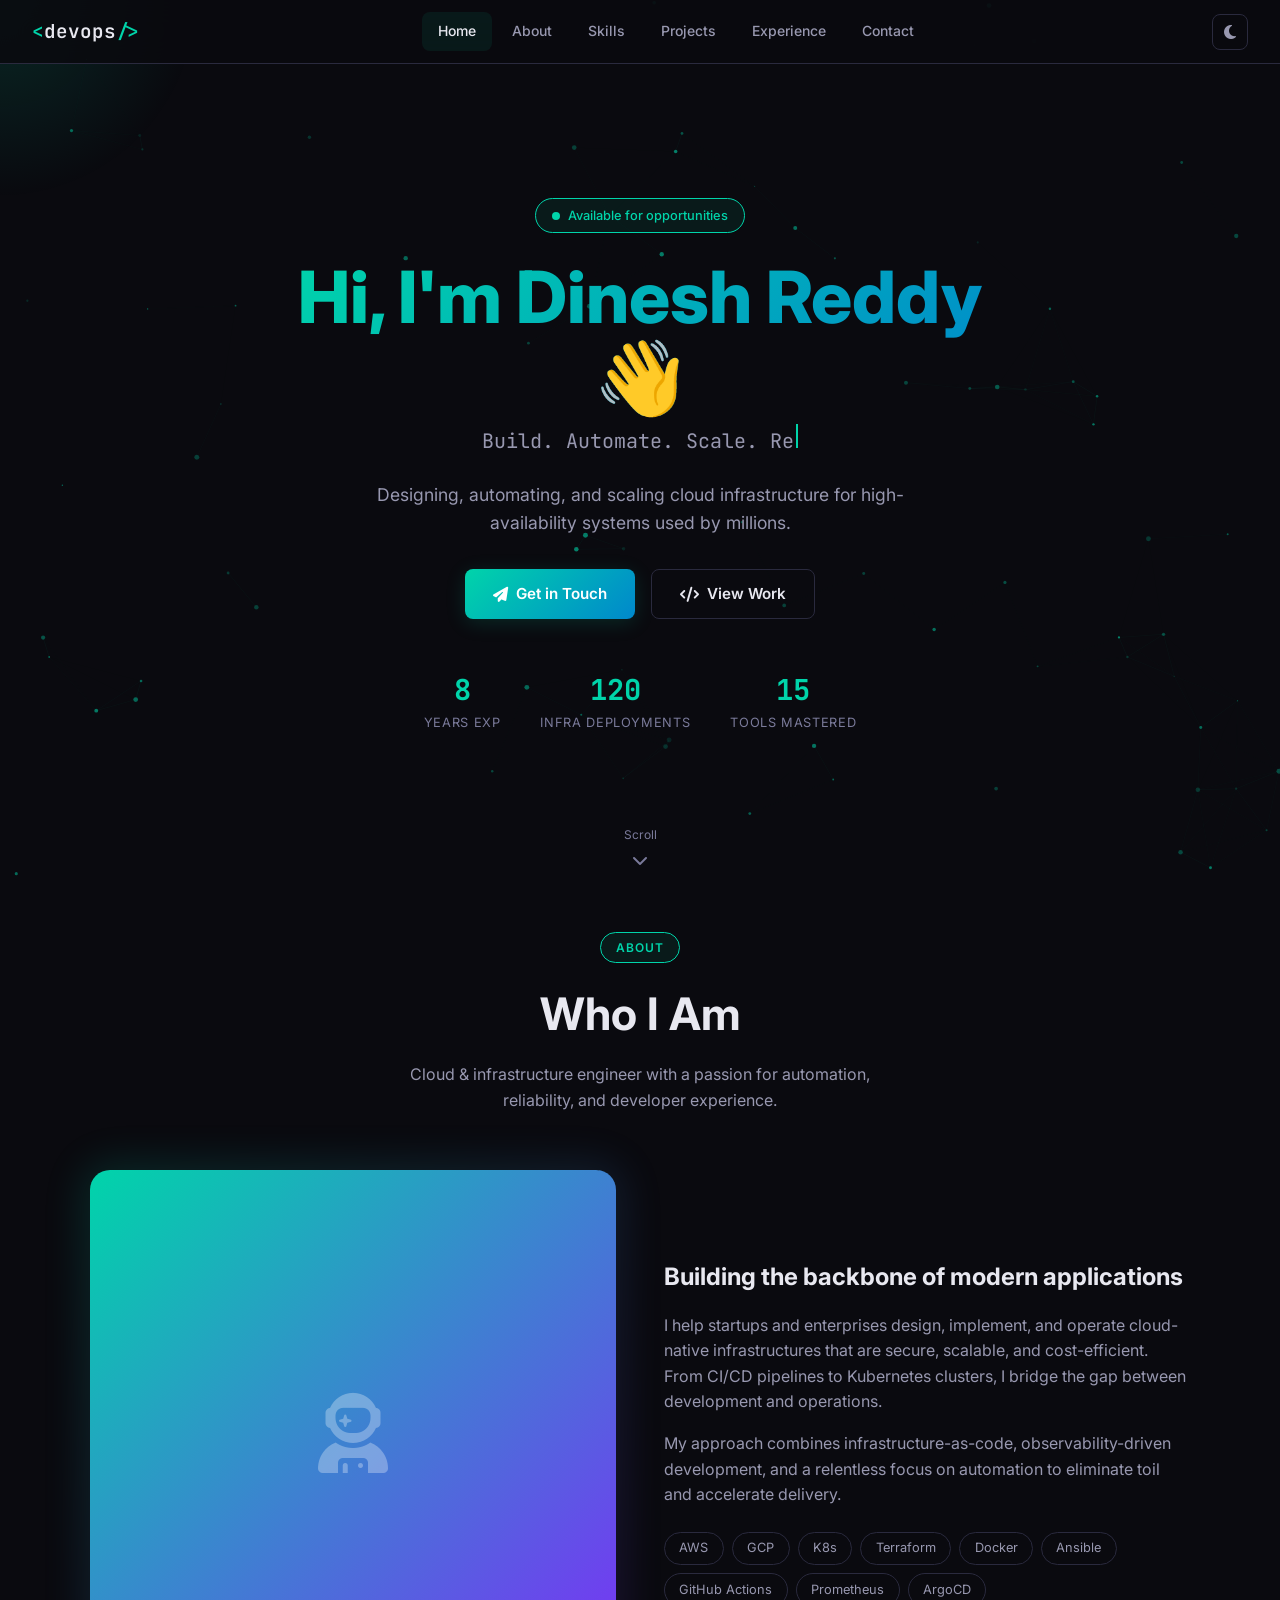
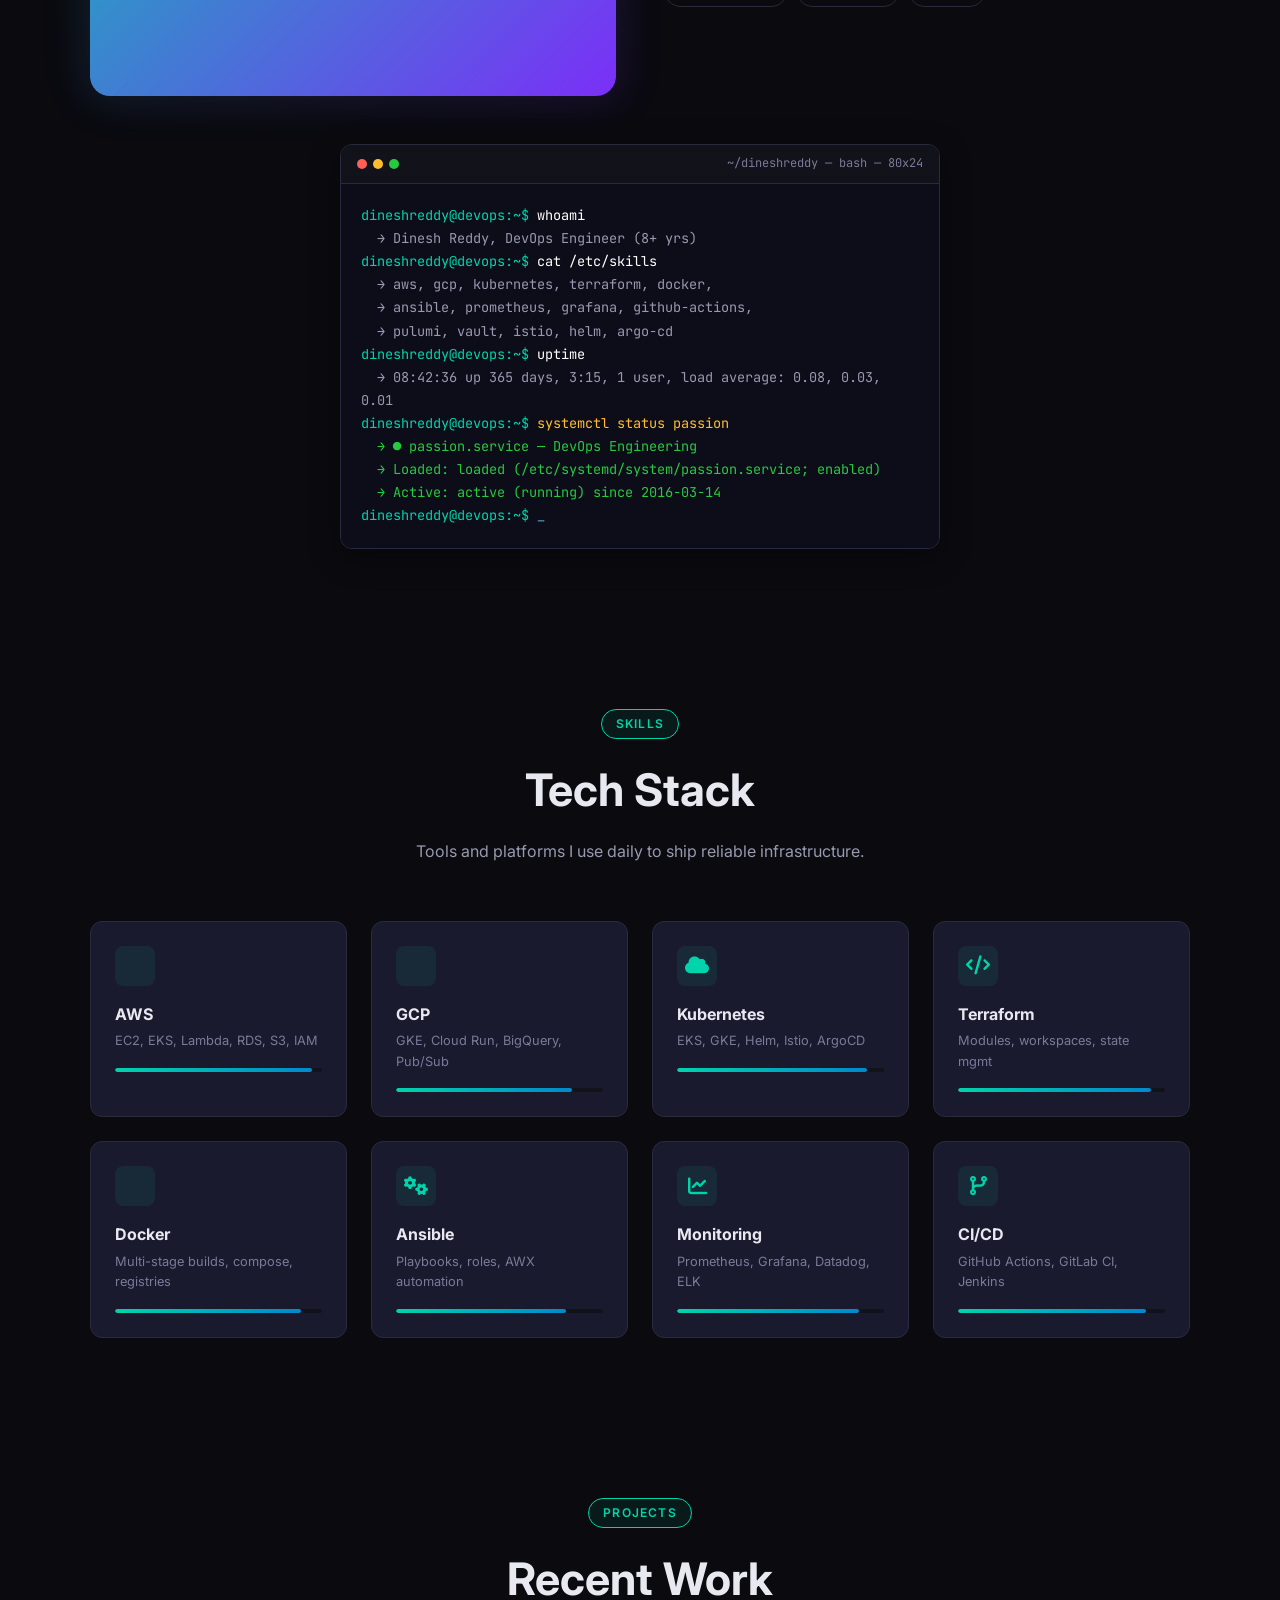
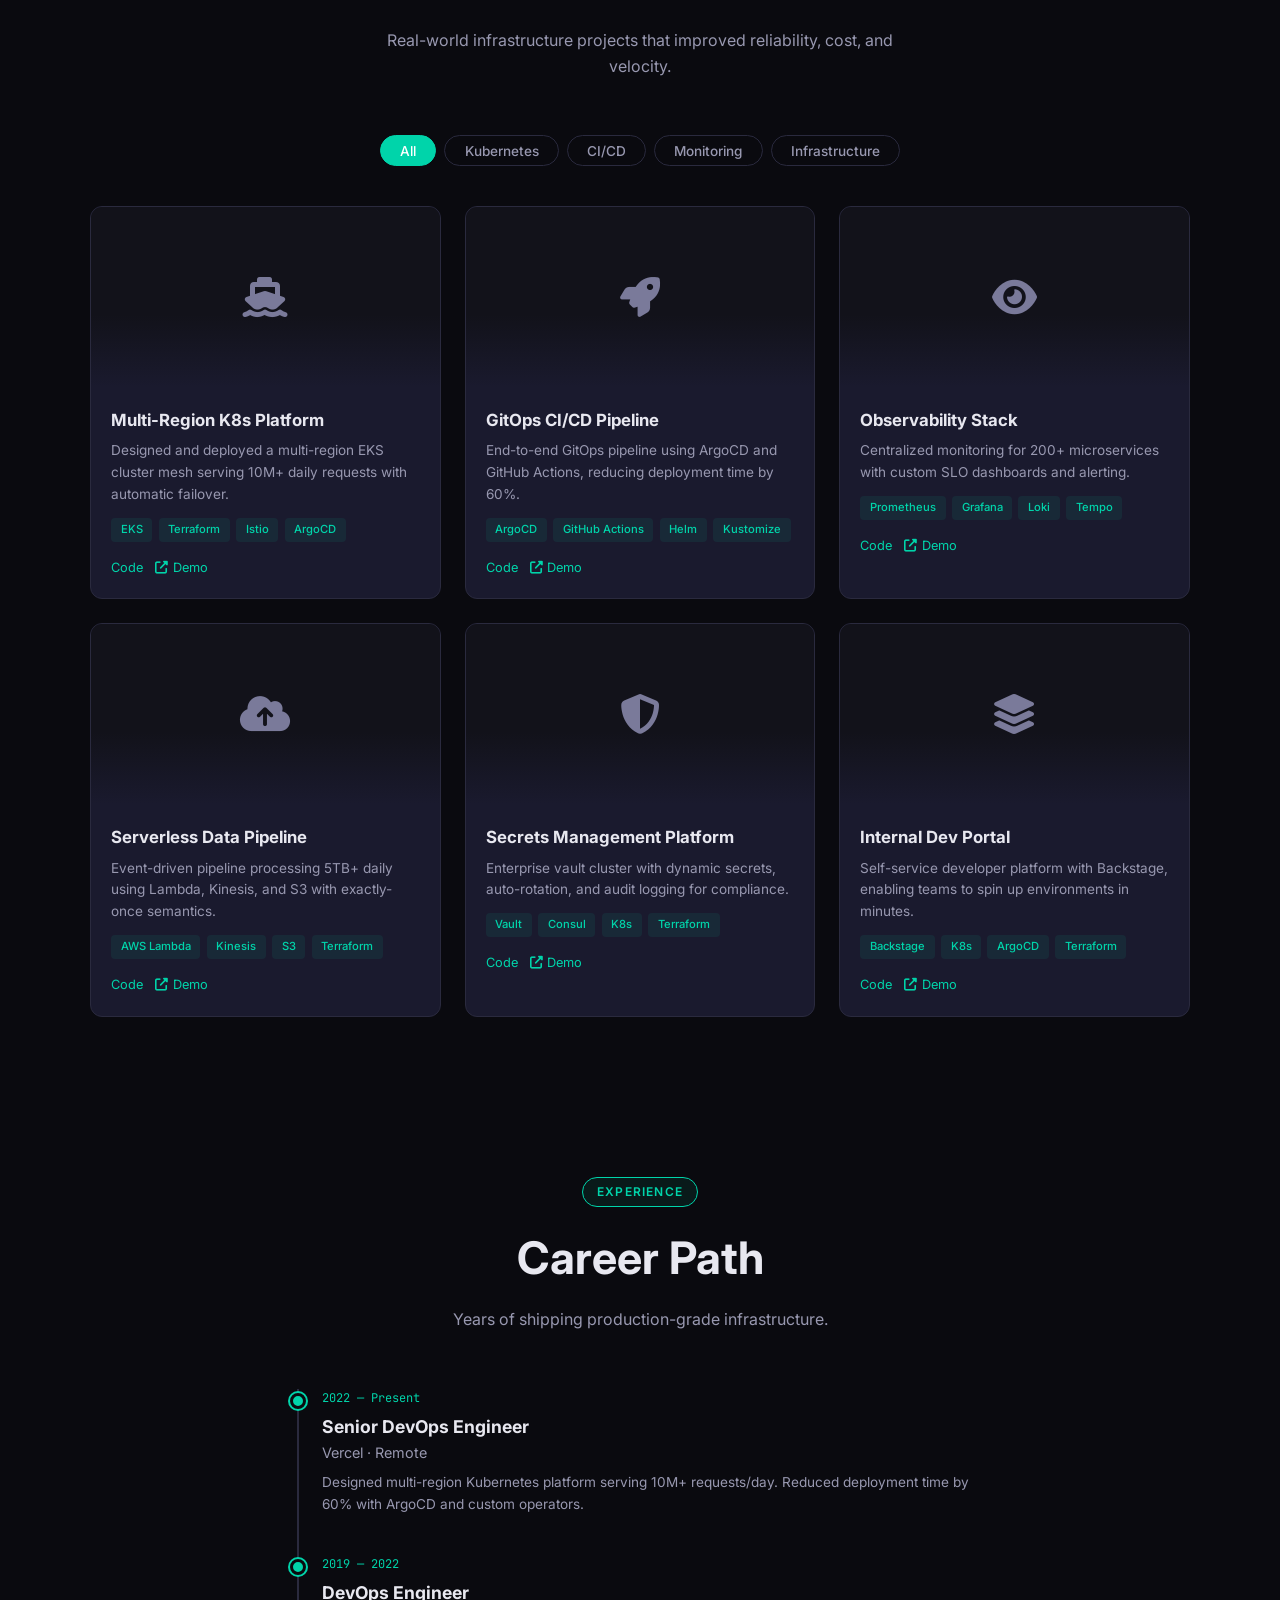
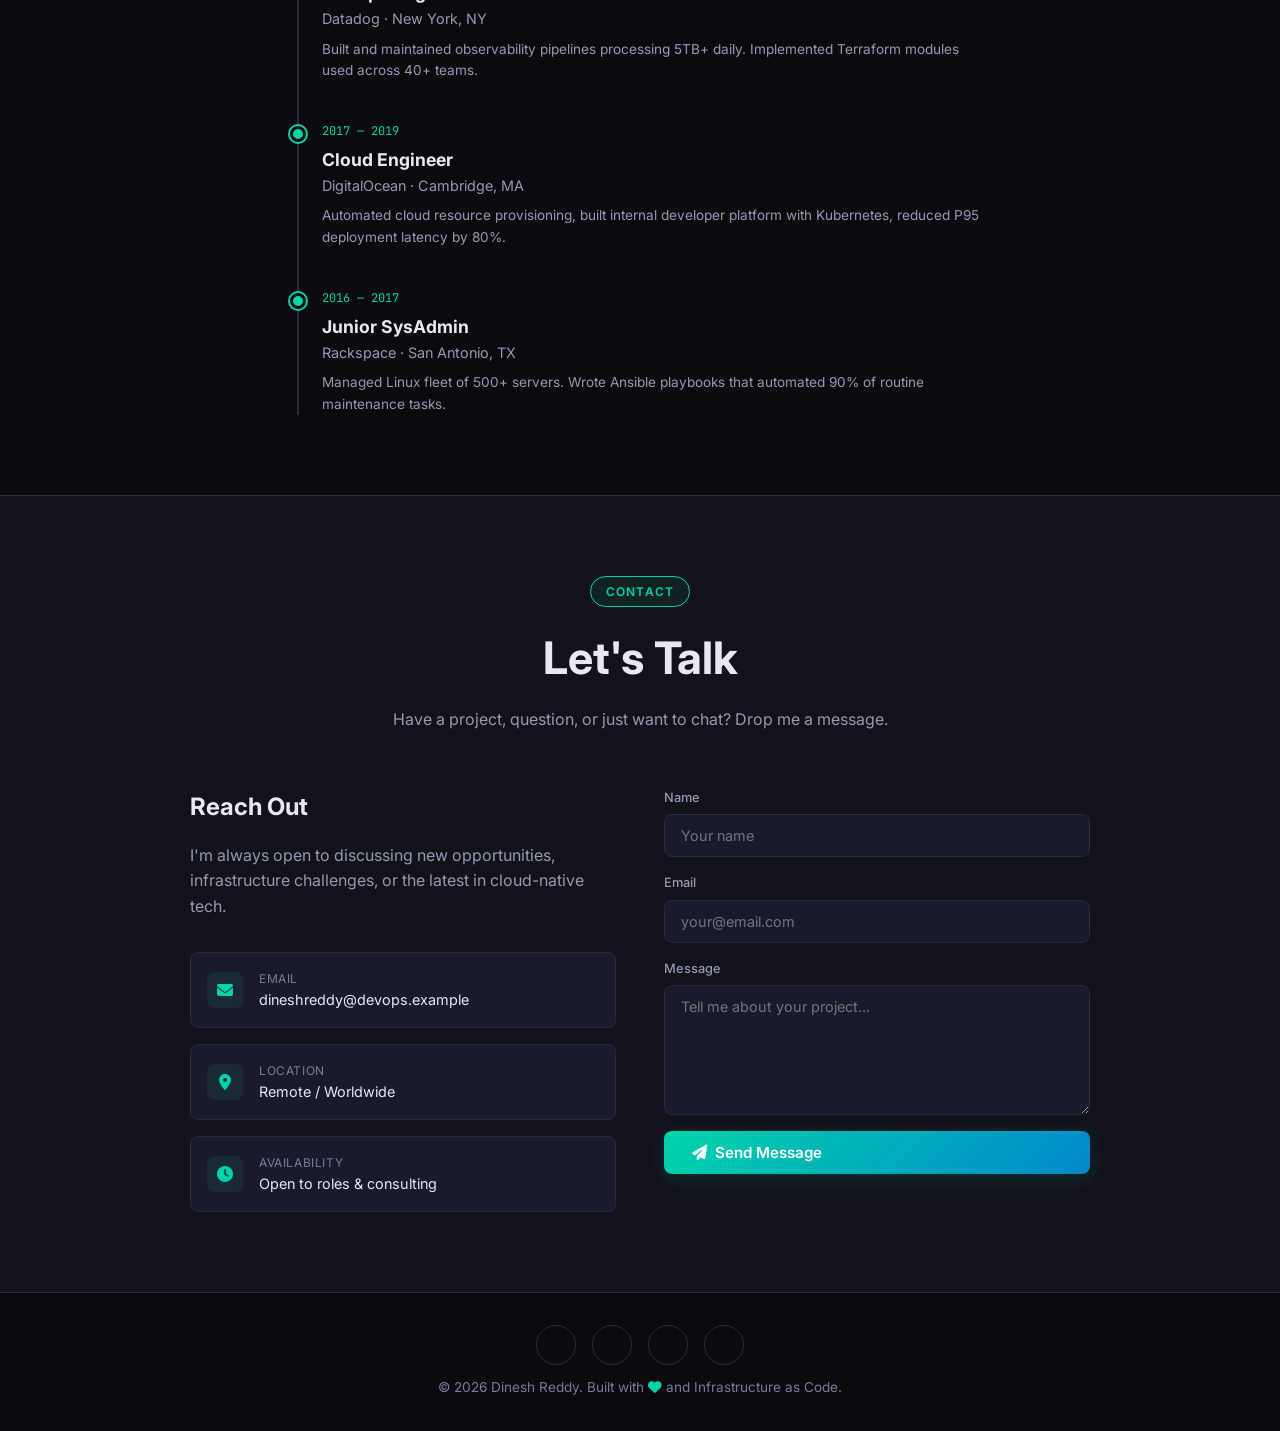
<file: index.html>
<!DOCTYPE html>
<html lang="en" data-theme="dark">
<head>
  <meta charset="UTF-8">
  <meta name="viewport" content="width=device-width, initial-scale=1.0">
  <meta name="description" content="DevOps engineer and cloud infrastructure architect specializing in Kubernetes, Terraform, CI/CD, and observability.">
  <meta property="og:title" content="Dinesh Reddy - DevOps Engineer Portfolio">
  <meta property="og:description" content="Designing, automating, and scaling cloud infrastructure for high-availability systems used by millions.">
  <meta property="og:type" content="website">
  <meta property="og:url" content="https://github.com/dinesh31-bit/ocproject">
  <meta property="og:image" content="https://github.com/dinesh31-bit/ocproject/og-image.png">
  <meta name="twitter:card" content="summary_large_image">
  <meta name="twitter:title" content="Dinesh Reddy - DevOps Engineer Portfolio">
  <meta name="twitter:description" content="Designing, automating, and scaling cloud infrastructure for high-availability systems used by millions.">
  <meta name="twitter:image" content="https://github.com/dinesh31-bit/ocproject/og-image.png">
  <link rel="icon" href="data:image/svg+xml,<svg xmlns=%22http://www.w3.org/2000/svg%22 viewBox=%220 0 100 100%22><text y=%22.9em%22 font-size=%2290%22>🚀</text></svg>">
  <title>Dinesh Reddy - DevOps Engineer Portfolio</title>
  <link rel="canonical" href="https://github.com/dinesh31-bit/ocproject">
  <script type="application/ld+json">
  {
    "@context": "https://schema.org",
    "@type": "Person",
    "name": "Dinesh Reddy",
    "jobTitle": "DevOps Engineer",
    "url": "https://github.com/dinesh31-bit/ocproject",
    "sameAs": [
      "https://github.com/dinesh31-bit",
      "https://linkedin.com/in/dinesh31-bit",
      "https://twitter.com/dinesh31_bit"
    ],
    "knowsAbout": ["AWS", "GCP", "Kubernetes", "Terraform", "Docker", "Ansible", "CI/CD", "Prometheus", "ArgoCD"]
  }
  </script>
  <meta name="theme-color" content="#0a0a0f">
  <link rel="preconnect" href="https://fonts.googleapis.com">
  <link rel="preconnect" href="https://fonts.gstatic.com" crossorigin>
  <link href="https://fonts.googleapis.com/css2?family=Inter:wght@300;400;500;600;700;800&family=JetBrains+Mono:wght@400;500;600&display=swap" rel="stylesheet" media="print" onload="this.media='all'">
  <link rel="stylesheet" href="https://cdnjs.cloudflare.com/ajax/libs/font-awesome/6.5.1/css/all.min.css" crossorigin="anonymous" integrity="sha384-t1nt8BQoYMLFN5p42tRAtuAAFQaCQODekUVeKKZrEnEyp4H2R0RHFz0KWpmj7i8g" media="print" onload="this.media='all'">
  <noscript><link href="https://fonts.googleapis.com/css2?family=Inter:wght@300;400;500;600;700;800&family=JetBrains+Mono:wght@400;500;600&display=swap" rel="stylesheet">
  <link rel="stylesheet" href="https://cdnjs.cloudflare.com/ajax/libs/font-awesome/6.5.1/css/all.min.css" crossorigin="anonymous" integrity="sha384-t1nt8BQoYMLFN5p42tRAtuAAFQaCQODekUVeKKZrEnEyp4H2R0RHFz0KWpmj7i8g"></noscript>
  <style>
    :root {
      --bg-primary: #0a0a0f;
      --bg-secondary: #12121a;
      --bg-card: #1a1a2e;
      --bg-card-hover: #22223a;
      --text-primary: #e8e8f0;
      --text-secondary: #9898b0;
      --text-muted: #7a7a9a;
      --accent: #00d4aa;
      --accent-glow: rgba(0, 212, 170, 0.15);
      --accent-dim: rgba(0, 212, 170, 0.08);
      --border: #2a2a3e;
      --gradient-1: linear-gradient(135deg, #00d4aa, #0088cc);
      --gradient-2: linear-gradient(135deg, #00d4aa, #7b2ff7);
      --shadow: 0 8px 32px rgba(0,0,0,0.3);
      --radius: 12px;
      --radius-sm: 8px;
      --radius-lg: 20px;
      --font-sans: 'Inter', -apple-system, sans-serif;
      --font-mono: 'JetBrains Mono', monospace;
      --nav-blur: rgba(10,10,15,0.85);
      --terminal-bg: #0d0d1a;
      --terminal-text: #00d4aa;
    }
    [data-theme="light"] {
      --bg-primary: #f5f5fa;
      --bg-secondary: #ffffff;
      --bg-card: #ffffff;
      --bg-card-hover: #f0f0f8;
      --text-primary: #1a1a2e;
      --text-secondary: #5a5a7a;
      --text-muted: #6a6a8a;
      --accent: #009977;
      --accent-glow: rgba(0, 153, 119, 0.1);
      --accent-dim: rgba(0, 153, 119, 0.06);
      --border: #e0e0ea;
      --shadow: 0 8px 32px rgba(0,0,0,0.08);
      --nav-blur: rgba(245,245,250,0.85);
      --terminal-bg: #1a1a2e;
      --terminal-text: #00d4aa;
    }
    *, *::before, *::after { margin: 0; padding: 0; box-sizing: border-box; }
    html { scroll-behavior: smooth; }
    body {
      font-family: var(--font-sans);
      background: var(--bg-primary);
      color: var(--text-primary);
      line-height: 1.6;
      overflow-x: hidden;
      transition: background 0.3s, color 0.3s;
    }
    a { color: var(--accent); text-decoration: none; }
    img { max-width: 100%; display: block; }
    ::selection { background: var(--accent); color: #fff; }
    ::-webkit-scrollbar { width: 6px; }
    ::-webkit-scrollbar-track { background: var(--bg-primary); }
    ::-webkit-scrollbar-thumb { background: var(--accent); border-radius: 3px; }

    /* Skip link */
    .skip-link {
      position: absolute;
      top: -100%;
      left: 1rem;
      padding: 0.5rem 1rem;
      background: var(--accent);
      color: #fff;
      border-radius: var(--radius-sm);
      z-index: 2000;
      font-weight: 600;
      font-size: 0.875rem;
      transition: top 0.2s;
    }
    .skip-link:focus {
      top: 0.5rem;
    }

    /* Focus visible */
    *:focus-visible {
      outline: 2px solid var(--accent);
      outline-offset: 2px;
    }

    /* Particle Canvas */
    #particles-canvas {
      position: fixed;
      top: 0; left: 0;
      width: 100%; height: 100%;
      z-index: 0;
      pointer-events: none;
    }

    /* Cursor Glow */
    .cursor-glow {
      position: fixed;
      width: 400px;
      height: 400px;
      border-radius: 50%;
      background: radial-gradient(circle, var(--accent-glow) 0%, transparent 70%);
      pointer-events: none;
      z-index: 0;
      transform: translate(-50%, -50%);
      transition: opacity 0.3s;
    }

    /* Navbar */
    .navbar {
      position: fixed;
      top: 0; left: 0; right: 0;
      z-index: 1000;
      padding: 0 2rem;
      height: 64px;
      display: flex;
      align-items: center;
      justify-content: space-between;
      background: var(--nav-blur);
      backdrop-filter: blur(20px);
      border-bottom: 1px solid var(--border);
      transition: background 0.3s;
    }
    .navbar .logo {
      font-family: var(--font-mono);
      font-weight: 600;
      font-size: 1.2rem;
      color: var(--accent);
    }
    .navbar .logo span { color: var(--text-primary); }
    .nav-links { display: flex; gap: 0.25rem; align-items: center; }
    .nav-links a {
      color: var(--text-secondary);
      padding: 0.5rem 1rem;
      border-radius: var(--radius-sm);
      font-size: 0.875rem;
      font-weight: 500;
      transition: all 0.2s;
    }
    .nav-links a:hover, .nav-links a.active {
      color: var(--text-primary);
      background: var(--accent-dim);
    }
    .nav-actions { display: flex; gap: 0.5rem; align-items: center; }
    .theme-toggle {
      background: none;
      border: 1px solid var(--border);
      color: var(--text-secondary);
      width: 36px; height: 36px;
      border-radius: var(--radius-sm);
      cursor: pointer;
      display: flex;
      align-items: center;
      justify-content: center;
      font-size: 1rem;
      transition: all 0.2s;
    }
    .theme-toggle:hover {
      color: var(--accent);
      border-color: var(--accent);
    }
    .menu-toggle {
      display: none;
      background: none;
      border: 1px solid var(--border);
      color: var(--text-secondary);
      width: 36px; height: 36px;
      border-radius: var(--radius-sm);
      cursor: pointer;
      align-items: center;
      justify-content: center;
      font-size: 1.1rem;
    }

    /* Hero */
    .hero {
      position: relative;
      z-index: 1;
      min-height: 100vh;
      display: flex;
      align-items: center;
      justify-content: center;
      padding: 6rem 2rem 4rem;
    }
    .hero-content {
      text-align: center;
      max-width: 720px;
    }
    .hero-badge {
      display: inline-flex;
      align-items: center;
      gap: 0.5rem;
      padding: 0.4rem 1rem;
      border-radius: 100px;
      background: var(--accent-dim);
      border: 1px solid var(--accent);
      color: var(--accent);
      font-size: 0.8rem;
      font-weight: 500;
      margin-bottom: 1.5rem;
    }
    .hero-badge .dot {
      width: 8px; height: 8px;
      border-radius: 50%;
      background: var(--accent);
      animation: pulse-dot 2s infinite;
    }
    @keyframes pulse-dot {
      0%, 100% { opacity: 1; transform: scale(1); }
      50% { opacity: 0.5; transform: scale(0.8); }
    }
    .hero h1 {
      font-size: clamp(2.5rem, 6vw, 4.5rem);
      font-weight: 800;
      line-height: 1.1;
      margin-bottom: 0.5rem;
      background: var(--gradient-1);
      -webkit-background-clip: text;
      -webkit-text-fill-color: transparent;
      background-clip: text;
    }
    .hero h1 .wave {
      display: inline-block;
      animation: wave 2.5s infinite;
      -webkit-text-fill-color: initial;
    }
    @keyframes wave {
      0%, 100% { transform: rotate(0deg); }
      25% { transform: rotate(15deg); }
      75% { transform: rotate(-10deg); }
    }
    .typing-container {
      font-family: var(--font-mono);
      font-size: clamp(1rem, 2vw, 1.25rem);
      color: var(--text-secondary);
      min-height: 2rem;
      margin-bottom: 1.5rem;
    }
    .typing-container .cursor {
      display: inline-block;
      width: 2px;
      height: 1.2em;
      background: var(--accent);
      margin-left: 2px;
      animation: blink 0.7s step-end infinite;
    }
    @keyframes blink {
      50% { opacity: 0; }
    }
    .hero p {
      color: var(--text-secondary);
      font-size: 1.1rem;
      max-width: 540px;
      margin: 0 auto 2rem;
    }
    .hero-actions {
      display: flex;
      gap: 1rem;
      justify-content: center;
      flex-wrap: wrap;
    }
    .btn {
      display: inline-flex;
      align-items: center;
      gap: 0.5rem;
      padding: 0.75rem 1.75rem;
      border-radius: var(--radius-sm);
      font-size: 0.95rem;
      font-weight: 600;
      cursor: pointer;
      transition: all 0.2s;
      border: none;
      font-family: var(--font-sans);
    }
    .btn-primary {
      background: var(--gradient-1);
      color: #fff;
      box-shadow: 0 4px 20px var(--accent-glow);
    }
    .btn-primary:hover {
      transform: translateY(-2px);
      box-shadow: 0 8px 30px var(--accent-glow);
    }
    .btn-secondary {
      background: transparent;
      color: var(--text-primary);
      border: 1px solid var(--border);
    }
    .btn-secondary:hover {
      border-color: var(--accent);
      color: var(--accent);
    }
    .hero-stats {
      display: flex;
      gap: 2.5rem;
      justify-content: center;
      margin-top: 3rem;
    }
    .hero-stats .stat {
      text-align: center;
    }
    .hero-stats .stat .num {
      font-family: var(--font-mono);
      font-size: 1.8rem;
      font-weight: 700;
      color: var(--accent);
    }
    .hero-stats .stat .label {
      font-size: 0.8rem;
      color: var(--text-muted);
      text-transform: uppercase;
      letter-spacing: 0.05em;
    }
    .scroll-indicator {
      position: absolute;
      bottom: 2rem;
      left: 50%;
      transform: translateX(-50%);
      display: flex;
      flex-direction: column;
      align-items: center;
      gap: 0.5rem;
      color: var(--text-muted);
      font-size: 0.75rem;
      animation: bounce 2s infinite;
    }
    .scroll-indicator i { font-size: 1rem; }
    @keyframes bounce {
      0%, 100% { transform: translateX(-50%) translateY(0); }
      50% { transform: translateX(-50%) translateY(8px); }
    }

    /* Sections */
    section {
      position: relative;
      z-index: 1;
      padding: 5rem 2rem;
    }
    .section-header {
      text-align: center;
      margin-bottom: 3.5rem;
    }
    .section-header .tag {
      display: inline-block;
      padding: 0.3rem 0.9rem;
      border-radius: 100px;
      background: var(--accent-dim);
      border: 1px solid var(--accent);
      color: var(--accent);
      font-size: 0.75rem;
      font-weight: 600;
      text-transform: uppercase;
      letter-spacing: 0.1em;
      margin-bottom: 1rem;
    }
    .section-header h2 {
      font-size: clamp(2rem, 4vw, 2.8rem);
      font-weight: 700;
      margin-bottom: 0.75rem;
    }
    .section-header p {
      color: var(--text-secondary);
      max-width: 520px;
      margin: 0 auto;
    }

    /* About */
    #about { padding-top: 2rem; }
    .about-grid {
      display: grid;
      grid-template-columns: 1fr 1fr;
      gap: 3rem;
      max-width: 1100px;
      margin: 0 auto;
      align-items: center;
    }
    .about-image {
      position: relative;
    }
    .about-image .img-placeholder {
      width: 100%;
      aspect-ratio: 1;
      border-radius: var(--radius-lg);
      background: var(--gradient-2);
      display: flex;
      align-items: center;
      justify-content: center;
      font-size: 5rem;
      color: rgba(255,255,255,0.3);
    }
    .about-image .glow-ring {
      position: absolute;
      inset: -8px;
      border-radius: calc(var(--radius-lg) + 8px);
      background: var(--gradient-2);
      opacity: 0.15;
      z-index: -1;
      filter: blur(20px);
    }
    .about-text h3 { font-size: 1.5rem; margin-bottom: 1rem; }
    .about-text p { color: var(--text-secondary); margin-bottom: 1rem; }
    .about-tags {
      display: flex;
      flex-wrap: wrap;
      gap: 0.5rem;
      margin-top: 1.5rem;
    }
    .about-tags span {
      padding: 0.35rem 0.9rem;
      border-radius: 100px;
      border: 1px solid var(--border);
      font-size: 0.8rem;
      color: var(--text-secondary);
      transition: all 0.2s;
      cursor: default;
    }
    .about-tags span:hover {
      border-color: var(--accent);
      color: var(--accent);
    }

    /* Terminal Widget */
    .terminal-widget {
      max-width: 600px;
      margin: 3rem auto 0;
      border-radius: var(--radius);
      overflow: hidden;
      border: 1px solid var(--border);
      box-shadow: var(--shadow);
    }
    .terminal-header {
      background: var(--bg-secondary);
      padding: 0.6rem 1rem;
      display: flex;
      align-items: center;
      gap: 0.5rem;
      border-bottom: 1px solid var(--border);
    }
    .terminal-header .dots { display: flex; gap: 6px; }
    .terminal-header .dots span {
      width: 10px; height: 10px;
      border-radius: 50%;
    }
    .terminal-header .dots span:nth-child(1) { background: #ff5f56; }
    .terminal-header .dots span:nth-child(2) { background: #ffbd2e; }
    .terminal-header .dots span:nth-child(3) { background: #27c93f; }
    .terminal-header .title {
      font-family: var(--font-mono);
      font-size: 0.75rem;
      color: var(--text-muted);
      margin-left: auto;
    }
    .terminal-body {
      background: var(--terminal-bg);
      padding: 1.25rem;
      min-height: 200px;
      font-family: var(--font-mono);
      font-size: 0.85rem;
      line-height: 1.7;
    }
    .terminal-body .line { opacity: 0; animation: fadeLine 0.3s forwards; }
    .terminal-body .prompt { color: var(--terminal-text); }
    .terminal-body .cmd { color: #fff; }
    .terminal-body .out { color: var(--text-secondary); }
    .terminal-body .highlight { color: #ffbd2e; }
    .terminal-body .info { color: #5dade2; }
    .terminal-body .success { color: #27c93f; }

    @keyframes fadeLine {
      to { opacity: 1; }
    }

    /* Skills */
    .skills-grid {
      display: grid;
      grid-template-columns: repeat(auto-fit, minmax(240px, 1fr));
      gap: 1.5rem;
      max-width: 1100px;
      margin: 0 auto;
    }
    .skill-card {
      background: var(--bg-card);
      border: 1px solid var(--border);
      border-radius: var(--radius);
      padding: 1.5rem;
      transition: all 0.3s;
    }
    .skill-card:hover {
      border-color: var(--accent);
      transform: translateY(-4px);
      box-shadow: var(--shadow);
    }
    .skill-card .icon {
      width: 40px; height: 40px;
      border-radius: var(--radius-sm);
      background: var(--accent-dim);
      color: var(--accent);
      display: flex;
      align-items: center;
      justify-content: center;
      font-size: 1.2rem;
      margin-bottom: 1rem;
    }
    .skill-card h4 { font-size: 1rem; margin-bottom: 0.25rem; }
    .skill-card p {
      font-size: 0.8rem;
      color: var(--text-muted);
      margin-bottom: 1rem;
    }
    .skill-bar {
      height: 4px;
      background: var(--bg-secondary);
      border-radius: 4px;
      overflow: hidden;
    }
    .skill-bar .fill {
      height: 100%;
      background: var(--gradient-1);
      border-radius: 4px;
      width: 0;
      transition: width 1.2s cubic-bezier(0.22, 1, 0.36, 1);
    }
    .skill-bar .fill.animated { /* widths set by JS */ }

    /* Projects */
    .projects-filter {
      display: flex;
      gap: 0.5rem;
      justify-content: center;
      flex-wrap: wrap;
      margin-bottom: 2.5rem;
    }
    .projects-filter button {
      padding: 0.4rem 1.2rem;
      border-radius: 100px;
      border: 1px solid var(--border);
      background: transparent;
      color: var(--text-secondary);
      font-size: 0.85rem;
      font-weight: 500;
      cursor: pointer;
      transition: all 0.2s;
      font-family: var(--font-sans);
    }
    .projects-filter button:hover { border-color: var(--accent); color: var(--accent); }
    .projects-filter button.active {
      background: var(--accent);
      color: #fff;
      border-color: var(--accent);
    }
    .projects-grid {
      display: grid;
      grid-template-columns: repeat(auto-fill, minmax(320px, 1fr));
      gap: 1.5rem;
      max-width: 1100px;
      margin: 0 auto;
    }
    .project-card {
      background: var(--bg-card);
      border: 1px solid var(--border);
      border-radius: var(--radius);
      overflow: hidden;
      transition: all 0.3s;
      cursor: pointer;
    }
    .project-card:hover {
      transform: translateY(-4px);
      border-color: var(--accent);
      box-shadow: var(--shadow);
    }
    .project-card .preview {
      height: 180px;
      background: var(--bg-secondary);
      display: flex;
      align-items: center;
      justify-content: center;
      font-size: 2.5rem;
      color: var(--text-muted);
      position: relative;
      overflow: hidden;
    }
    .project-card .preview::after {
      content: '';
      position: absolute;
      inset: 0;
      background: linear-gradient(to bottom, transparent 60%, var(--bg-card));
    }
    .project-card .body { padding: 1.25rem; }
    .project-card .body h4 { font-size: 1.05rem; margin-bottom: 0.4rem; }
    .project-card .body p {
      font-size: 0.85rem;
      color: var(--text-secondary);
      margin-bottom: 0.75rem;
    }
    .project-card .tags {
      display: flex;
      gap: 0.4rem;
      flex-wrap: wrap;
    }
    .project-card .tags span {
      padding: 0.2rem 0.6rem;
      border-radius: 4px;
      background: var(--accent-dim);
      color: var(--accent);
      font-size: 0.7rem;
      font-weight: 500;
    }
    .project-card .links {
      display: flex;
      gap: 0.75rem;
      margin-top: 1rem;
    }
    .project-card .links a {
      font-size: 0.8rem;
      display: flex;
      align-items: center;
      gap: 0.3rem;
    }

    /* Experience Timeline */
    .timeline {
      max-width: 700px;
      margin: 0 auto;
      position: relative;
      padding-left: 2rem;
    }
    .timeline::before {
      content: '';
      position: absolute;
      left: 7px;
      top: 0;
      bottom: 0;
      width: 2px;
      background: var(--border);
    }
    .timeline-item {
      position: relative;
      padding-bottom: 2.5rem;
      opacity: 0;
      transform: translateX(-20px);
      transition: all 0.5s;
    }
    .timeline-item.visible {
      opacity: 1;
      transform: translateX(0);
    }
    .timeline-item:last-child { padding-bottom: 0; }
    .timeline-item .dot {
      position: absolute;
      left: -2rem;
      top: 4px;
      width: 16px; height: 16px;
      border-radius: 50%;
      background: var(--accent);
      border: 3px solid var(--bg-primary);
      box-shadow: 0 0 0 2px var(--accent);
    }
    .timeline-item .date {
      font-family: var(--font-mono);
      font-size: 0.75rem;
      color: var(--accent);
      margin-bottom: 0.3rem;
    }
    .timeline-item h4 { font-size: 1.1rem; }
    .timeline-item .company {
      color: var(--text-secondary);
      font-size: 0.9rem;
      margin-bottom: 0.5rem;
    }
    .timeline-item p {
      color: var(--text-secondary);
      font-size: 0.85rem;
    }

    /* Contact */
    #contact {
      background: var(--bg-secondary);
      border-top: 1px solid var(--border);
      border-bottom: 1px solid var(--border);
    }
    .contact-grid {
      display: grid;
      grid-template-columns: 1fr 1fr;
      gap: 3rem;
      max-width: 900px;
      margin: 0 auto;
    }
    .contact-info h3 { font-size: 1.5rem; margin-bottom: 1rem; }
    .contact-info p { color: var(--text-secondary); margin-bottom: 2rem; }
    .contact-methods {
      display: flex;
      flex-direction: column;
      gap: 1rem;
    }
    .contact-methods .method {
      display: flex;
      align-items: center;
      gap: 1rem;
      padding: 1rem;
      border-radius: var(--radius-sm);
      background: var(--bg-card);
      border: 1px solid var(--border);
      transition: all 0.2s;
    }
    .contact-methods .method:hover {
      border-color: var(--accent);
    }
    .contact-methods .method i {
      width: 36px; height: 36px;
      display: flex;
      align-items: center;
      justify-content: center;
      border-radius: var(--radius-sm);
      background: var(--accent-dim);
      color: var(--accent);
    }
    .contact-methods .method .label {
      font-size: 0.75rem;
      color: var(--text-muted);
      text-transform: uppercase;
      letter-spacing: 0.05em;
    }
    .contact-methods .method .value {
      font-size: 0.9rem;
    }

    .contact-form {
      display: flex;
      flex-direction: column;
      gap: 1rem;
    }
    .contact-form .form-group {
      display: flex;
      flex-direction: column;
      gap: 0.35rem;
    }
    .contact-form label {
      font-size: 0.8rem;
      font-weight: 500;
      color: var(--text-secondary);
    }
    .contact-form input,
    .contact-form textarea {
      padding: 0.75rem 1rem;
      border-radius: var(--radius-sm);
      border: 1px solid var(--border);
      background: var(--bg-card);
      color: var(--text-primary);
      font-family: var(--font-sans);
      font-size: 0.9rem;
      transition: border 0.2s;
      outline: none;
    }
    .contact-form input:focus,
    .contact-form textarea:focus {
      border-color: var(--accent);
    }
    .contact-form textarea {
      min-height: 130px;
      resize: vertical;
    }
    .contact-form .error {
      color: #ff5f56;
      font-size: 0.75rem;
      display: none;
    }
    .contact-form .error.show { display: block; }
    .toast {
      position: fixed;
      bottom: 2rem;
      right: 2rem;
      padding: 1rem 1.5rem;
      border-radius: var(--radius-sm);
      background: var(--bg-card);
      border: 1px solid var(--accent);
      color: var(--accent);
      font-size: 0.9rem;
      z-index: 2000;
      transform: translateY(100px);
      opacity: 0;
      transition: all 0.4s;
    }
    .toast.show {
      transform: translateY(0);
      opacity: 1;
    }

    /* Footer */
    footer {
      position: relative;
      z-index: 1;
      text-align: center;
      padding: 2rem;
      color: var(--text-muted);
      font-size: 0.85rem;
    }
    footer .socials {
      display: flex;
      gap: 1rem;
      justify-content: center;
      margin-bottom: 0.75rem;
    }
    footer .socials a {
      width: 40px; height: 40px;
      border-radius: 50%;
      border: 1px solid var(--border);
      display: flex;
      align-items: center;
      justify-content: center;
      color: var(--text-secondary);
      transition: all 0.2s;
    }
    footer .socials a:hover {
      border-color: var(--accent);
      color: var(--accent);
    }

    /* Mobile */
    @media (max-width: 768px) {
      .nav-links {
        position: fixed;
        top: 64px; left: 0; right: 0;
        background: var(--nav-blur);
        backdrop-filter: blur(20px);
        flex-direction: column;
        padding: 1rem;
        border-bottom: 1px solid var(--border);
        display: none;
      }
      .nav-links.open { display: flex; }
      .menu-toggle { display: flex; }
      .about-grid { grid-template-columns: 1fr; }
      .contact-grid { grid-template-columns: 1fr; }
      .projects-grid { grid-template-columns: 1fr; }
      .hero-stats { gap: 1.5rem; }
      .hero-stats .stat .num { font-size: 1.4rem; }
    }

    /* Animations - progressive enhancement: content visible by default, JS enhances */
    .reveal {
      opacity: 1;
      transform: translateY(0);
      transition: all 0.6s;
    }
    .js .reveal {
      opacity: 0;
      transform: translateY(30px);
    }
    .reveal.visible {
      opacity: 1;
      transform: translateY(0);
    }

    /* FAB */
    .fab {
      position: fixed;
      bottom: 2rem;
      left: 2rem;
      z-index: 999;
      width: 44px; height: 44px;
      border-radius: 50%;
      background: var(--accent);
      color: #fff;
      border: none;
      cursor: pointer;
      font-size: 1.1rem;
      box-shadow: 0 4px 16px var(--accent-glow);
      transition: all 0.2s;
      opacity: 0;
      pointer-events: none;
    }
    .fab.show {
      opacity: 1;
      pointer-events: auto;
    }
    .fab:hover {
      transform: translateY(-2px);
    }
  </style>
</head>
<body>

  <a href="#main" class="skip-link">Skip to content</a>

  <canvas id="particles-canvas" aria-hidden="true"></canvas>
  <div class="cursor-glow" id="cursorGlow"></div>

  <!-- Navbar -->
  <nav class="navbar">
    <div class="logo">&lt;<span>devops</span>/&gt;</div>
    <div class="nav-links" id="navLinks">
      <a href="#hero" class="active">Home</a>
      <a href="#about">About</a>
      <a href="#skills">Skills</a>
      <a href="#projects">Projects</a>
      <a href="#experience">Experience</a>
      <a href="#contact">Contact</a>
    </div>
    <div class="nav-actions">
      <button class="theme-toggle" id="themeToggle" aria-label="Toggle theme">
        <i class="fas fa-moon" aria-hidden="true"></i>
      </button>
      <button class="menu-toggle" id="menuToggle" aria-label="Menu" aria-controls="navLinks" aria-expanded="false">
        <i class="fas fa-bars" aria-hidden="true"></i>
      </button>
    </div>
  </nav>

  <main id="main">

  <!-- Hero -->
  <section class="hero" id="hero">
    <div class="hero-content">
      <div class="hero-badge">
        <span class="dot"></span>
        Available for opportunities
      </div>
      <h1>Hi, I'm Dinesh Reddy <span class="wave">👋</span></h1>
      <div class="typing-container" aria-live="polite" aria-atomic="true">
        <span id="typingText"></span><span class="cursor"></span>
      </div>
      <p>Designing, automating, and scaling cloud infrastructure for high-availability systems used by millions.</p>
      <div class="hero-actions">
        <a href="#contact" class="btn btn-primary">
          <i class="fas fa-paper-plane" aria-hidden="true"></i> Get in Touch
        </a>
        <a href="#projects" class="btn btn-secondary">
          <i class="fas fa-code" aria-hidden="true"></i> View Work
        </a>
      </div>
      <div class="hero-stats" aria-live="polite" aria-atomic="true">
        <div class="stat"><div class="num" data-target="8">0</div><div class="label">Years Exp</div></div>
        <div class="stat"><div class="num" data-target="120">0</div><div class="label">Infra Deployments</div></div>
        <div class="stat"><div class="num" data-target="15">0</div><div class="label">Tools Mastered</div></div>
      </div>
    </div>
    <div class="scroll-indicator">
      <span>Scroll</span>
      <i class="fas fa-chevron-down" aria-hidden="true"></i>
    </div>
  </section>

  <!-- About -->
  <section id="about" aria-labelledby="about-heading">
    <div class="section-header reveal">
      <span class="tag">About</span>
      <h2 id="about-heading">Who I Am</h2>
      <p>Cloud &amp; infrastructure engineer with a passion for automation, reliability, and developer experience.</p>
    </div>
    <div class="about-grid">
      <div class="about-image reveal">
        <div class="glow-ring"></div>
        <div class="img-placeholder" role="img" aria-label="Dinesh Reddy portrait">
          <i class="fas fa-user-astronaut" aria-hidden="true"></i>
        </div>
      </div>
      <div class="about-text reveal">
        <h3>Building the backbone of modern applications</h3>
        <p>
          I help startups and enterprises design, implement, and operate cloud-native infrastructures
          that are secure, scalable, and cost-efficient. From CI/CD pipelines to Kubernetes clusters,
          I bridge the gap between development and operations.
        </p>
        <p>
          My approach combines infrastructure-as-code, observability-driven development, and
          a relentless focus on automation to eliminate toil and accelerate delivery.
        </p>
        <div class="about-tags">
          <span>AWS</span> <span>GCP</span> <span>K8s</span> <span>Terraform</span>
          <span>Docker</span> <span>Ansible</span> <span>GitHub Actions</span>
          <span>Prometheus</span> <span>ArgoCD</span>
        </div>
      </div>
    </div>

    <!-- Terminal -->
    <div class="terminal-widget reveal">
      <div class="terminal-header">
        <div class="dots"><span></span><span></span><span></span></div>
        <span class="title">~/dineshreddy — bash — 80x24</span>
      </div>
      <div class="terminal-body" id="terminalBody">
        <div class="line" style="animation-delay: 0.0s">
          <span class="prompt">dineshreddy@devops:~$</span>
          <span class="cmd"> whoami</span>
        </div>
        <div class="line" style="animation-delay: 0.2s">
          <span class="out">&nbsp;&nbsp;→ Dinesh Reddy, DevOps Engineer (8+ yrs)</span>
        </div>
        <div class="line" style="animation-delay: 0.4s">
          <span class="prompt">dineshreddy@devops:~$</span>
          <span class="cmd"> cat /etc/skills</span>
        </div>
        <div class="line" style="animation-delay: 0.6s">
          <span class="out">&nbsp;&nbsp;→ aws, gcp, kubernetes, terraform, docker,</span>
        </div>
        <div class="line" style="animation-delay: 0.8s">
          <span class="out">&nbsp;&nbsp;→ ansible, prometheus, grafana, github-actions,</span>
        </div>
        <div class="line" style="animation-delay: 1.0s">
          <span class="out">&nbsp;&nbsp;→ pulumi, vault, istio, helm, argo-cd</span>
        </div>
        <div class="line" style="animation-delay: 1.2s">
          <span class="prompt">dineshreddy@devops:~$</span>
          <span class="cmd"> uptime</span>
        </div>
        <div class="line" style="animation-delay: 1.4s">
          <span class="out">&nbsp;&nbsp;→ 08:42:36 up 365 days,  3:15,  1 user,  load average: 0.08, 0.03, 0.01</span>
        </div>
        <div class="line" style="animation-delay: 1.6s">
          <span class="prompt">dineshreddy@devops:~$</span>
          <span class="cmd"><span class="highlight"> systemctl</span> <span class="highlight">status</span> <span class="highlight">passion</span></span>
        </div>
        <div class="line" style="animation-delay: 1.8s">
          <span class="success">&nbsp;&nbsp;→ ● passion.service — DevOps Engineering</span>
        </div>
        <div class="line" style="animation-delay: 2.0s">
          <span class="success">&nbsp;&nbsp;→    Loaded: loaded (/etc/systemd/system/passion.service; enabled)</span>
        </div>
        <div class="line" style="animation-delay: 2.2s">
          <span class="success">&nbsp;&nbsp;→    Active: active (running) since 2016-03-14</span>
        </div>
        <div class="line" style="animation-delay: 2.4s">
          <span class="prompt">dineshreddy@devops:~$</span>
          <span class="cmd"> <span class="info">_</span></span>
        </div>
      </div>
    </div>
  </section>

  <!-- Skills -->
  <section id="skills" aria-labelledby="skills-heading">
    <div class="section-header reveal">
      <span class="tag">Skills</span>
      <h2 id="skills-heading">Tech Stack</h2>
      <p>Tools and platforms I use daily to ship reliable infrastructure.</p>
    </div>
    <div class="skills-grid" id="skillsGrid"></div>
  </section>

  <!-- Projects -->
  <section id="projects" aria-labelledby="projects-heading">
    <div class="section-header reveal">
      <span class="tag">Projects</span>
      <h2 id="projects-heading">Recent Work</h2>
      <p>Real-world infrastructure projects that improved reliability, cost, and velocity.</p>
    </div>
    <div class="projects-filter reveal">
      <button class="active" data-filter="all">All</button>
      <button data-filter="kubernetes">Kubernetes</button>
      <button data-filter="ci-cd">CI/CD</button>
      <button data-filter="monitoring">Monitoring</button>
      <button data-filter="infra">Infrastructure</button>
    </div>
    <div class="projects-grid" id="projectsGrid"></div>
  </section>

  <!-- Experience -->
  <section id="experience" aria-labelledby="experience-heading">
    <div class="section-header reveal">
      <span class="tag">Experience</span>
      <h2 id="experience-heading">Career Path</h2>
      <p>Years of shipping production-grade infrastructure.</p>
    </div>
    <div class="timeline">
      <div class="timeline-item reveal">
        <div class="dot"></div>
        <div class="date">2022 — Present</div>
        <h4>Senior DevOps Engineer</h4>
        <div class="company">Vercel · Remote</div>
        <p>Designed multi-region Kubernetes platform serving 10M+ requests/day. Reduced deployment time by 60% with ArgoCD and custom operators.</p>
      </div>
      <div class="timeline-item reveal">
        <div class="dot"></div>
        <div class="date">2019 — 2022</div>
        <h4>DevOps Engineer</h4>
        <div class="company">Datadog · New York, NY</div>
        <p>Built and maintained observability pipelines processing 5TB+ daily. Implemented Terraform modules used across 40+ teams.</p>
      </div>
      <div class="timeline-item reveal">
        <div class="dot"></div>
        <div class="date">2017 — 2019</div>
        <h4>Cloud Engineer</h4>
        <div class="company">DigitalOcean · Cambridge, MA</div>
        <p>Automated cloud resource provisioning, built internal developer platform with Kubernetes, reduced P95 deployment latency by 80%.</p>
      </div>
      <div class="timeline-item reveal">
        <div class="dot"></div>
        <div class="date">2016 — 2017</div>
        <h4>Junior SysAdmin</h4>
        <div class="company">Rackspace · San Antonio, TX</div>
        <p>Managed Linux fleet of 500+ servers. Wrote Ansible playbooks that automated 90% of routine maintenance tasks.</p>
      </div>
    </div>
  </section>

  <!-- Contact -->
  <section id="contact" aria-labelledby="contact-heading">
    <div class="section-header reveal">
      <span class="tag">Contact</span>
      <h2 id="contact-heading">Let's Talk</h2>
      <p>Have a project, question, or just want to chat? Drop me a message.</p>
    </div>
    <div class="contact-grid">
      <div class="contact-info reveal">
        <h3>Reach Out</h3>
        <p>I'm always open to discussing new opportunities, infrastructure challenges, or the latest in cloud-native tech.</p>
        <div class="contact-methods">
          <div class="method">
            <i class="fas fa-envelope" aria-hidden="true"></i>
            <div><div class="label">Email</div><div class="value">dineshreddy@devops.example</div></div>
          </div>
          <div class="method">
            <i class="fas fa-map-marker-alt" aria-hidden="true"></i>
            <div><div class="label">Location</div><div class="value">Remote / Worldwide</div></div>
          </div>
          <div class="method">
            <i class="fas fa-clock" aria-hidden="true"></i>
            <div><div class="label">Availability</div><div class="value">Open to roles &amp; consulting</div></div>
          </div>
        </div>
      </div>
      <form class="contact-form reveal" id="contactForm" novalidate>
        <div class="form-group">
          <label for="name">Name</label>
          <input type="text" id="name" placeholder="Your name" required autocomplete="name" aria-describedby="nameError">
          <span class="error" id="nameError" role="alert">Please enter your name</span>
        </div>
        <div class="form-group">
          <label for="email">Email</label>
          <input type="email" id="email" placeholder="your@email.com" required autocomplete="email" aria-describedby="emailError">
          <span class="error" id="emailError" role="alert">Please enter a valid email</span>
        </div>
        <div class="form-group">
          <label for="message">Message</label>
          <textarea id="message" placeholder="Tell me about your project..." required autocomplete="off" aria-describedby="msgError"></textarea>
          <span class="error" id="msgError" role="alert">Message must be at least 10 characters</span>
        </div>
        <button type="submit" class="btn btn-primary">
          <i class="fas fa-paper-plane" aria-hidden="true"></i> Send Message
        </button>
      </form>
    </div>
  </section>

  </main>

  <!-- Footer -->
  <footer>
    <div class="socials">
      <a href="https://github.com/dinesh31-bit" aria-label="GitHub"><i class="fab fa-github" aria-hidden="true"></i></a>
      <a href="https://linkedin.com/in/dinesh31-bit" aria-label="LinkedIn"><i class="fab fa-linkedin-in" aria-hidden="true"></i></a>
      <a href="https://twitter.com/dinesh31_bit" aria-label="Twitter"><i class="fab fa-x-twitter" aria-hidden="true"></i></a>
      <a href="https://medium.com/@dinesh31-bit" aria-label="Medium"><i class="fab fa-medium-m" aria-hidden="true"></i></a>
    </div>
    <p>&copy; 2026 Dinesh Reddy. Built with <i class="fas fa-heart" aria-hidden="true" style="color:var(--accent);"></i> and Infrastructure as Code.</p>
  </footer>

  <!-- Toast -->
  <div class="toast" id="toast"></div>

  <!-- FAB -->
  <button class="fab" id="fab" aria-label="Scroll to top">
    <i class="fas fa-arrow-up" aria-hidden="true"></i>
  </button>

  <script>
    document.documentElement.classList.add('js');

    // ---- Data ----
    const skillsData = [
      { icon: 'fab fa-aws', name: 'AWS', desc: 'EC2, EKS, Lambda, RDS, S3, IAM', pct: 95 },
      { icon: 'fab fa-google', name: 'GCP', desc: 'GKE, Cloud Run, BigQuery, Pub/Sub', pct: 85 },
      { icon: 'fas fa-cloud', name: 'Kubernetes', desc: 'EKS, GKE, Helm, Istio, ArgoCD', pct: 92 },
      { icon: 'fas fa-code', name: 'Terraform', desc: 'Modules, workspaces, state mgmt', pct: 93 },
      { icon: 'fab fa-docker', name: 'Docker', desc: 'Multi-stage builds, compose, registries', pct: 90 },
      { icon: 'fas fa-cogs', name: 'Ansible', desc: 'Playbooks, roles, AWX automation', pct: 82 },
      { icon: 'fas fa-chart-line', name: 'Monitoring', desc: 'Prometheus, Grafana, Datadog, ELK', pct: 88 },
      { icon: 'fas fa-code-branch', name: 'CI/CD', desc: 'GitHub Actions, GitLab CI, Jenkins', pct: 91 },
    ];

    const projectsData = [
      {
        icon: 'fas fa-ship',
        title: 'Multi-Region K8s Platform',
        desc: 'Designed and deployed a multi-region EKS cluster mesh serving 10M+ daily requests with automatic failover.',
        tags: ['kubernetes', 'infra'],
        tech: ['EKS', 'Terraform', 'Istio', 'ArgoCD'],
        github: '#', demo: '#'
      },
      {
        icon: 'fas fa-rocket',
        title: 'GitOps CI/CD Pipeline',
        desc: 'End-to-end GitOps pipeline using ArgoCD and GitHub Actions, reducing deployment time by 60%.',
        tags: ['ci-cd', 'kubernetes'],
        tech: ['ArgoCD', 'GitHub Actions', 'Helm', 'Kustomize'],
        github: '#', demo: '#'
      },
      {
        icon: 'fas fa-eye',
        title: 'Observability Stack',
        desc: 'Centralized monitoring for 200+ microservices with custom SLO dashboards and alerting.',
        tags: ['monitoring'],
        tech: ['Prometheus', 'Grafana', 'Loki', 'Tempo'],
        github: '#', demo: '#'
      },
      {
        icon: 'fas fa-cloud-upload-alt',
        title: 'Serverless Data Pipeline',
        desc: 'Event-driven pipeline processing 5TB+ daily using Lambda, Kinesis, and S3 with exactly-once semantics.',
        tags: ['infra'],
        tech: ['AWS Lambda', 'Kinesis', 'S3', 'Terraform'],
        github: '#', demo: '#'
      },
      {
        icon: 'fas fa-shield-alt',
        title: 'Secrets Management Platform',
        desc: 'Enterprise vault cluster with dynamic secrets, auto-rotation, and audit logging for compliance.',
        tags: ['infra'],
        tech: ['Vault', 'Consul', 'K8s', 'Terraform'],
        github: '#', demo: '#'
      },
      {
        icon: 'fas fa-layer-group',
        title: 'Internal Dev Portal',
        desc: 'Self-service developer platform with Backstage, enabling teams to spin up environments in minutes.',
        tags: ['kubernetes', 'ci-cd'],
        tech: ['Backstage', 'K8s', 'ArgoCD', 'Terraform'],
        github: '#', demo: '#'
      },
    ];

    // ---- Render Skills ----
    const skillsGrid = document.getElementById('skillsGrid');
    skillsData.forEach(s => {
      const card = document.createElement('div');
      card.className = 'skill-card reveal';
      card.innerHTML = `
        <div class="icon"><i class="${s.icon}" aria-hidden="true"></i></div>
        <h4>${s.name}</h4>
        <p>${s.desc}</p>
        <div class="skill-bar"><div class="fill" data-width="${s.pct}"></div></div>
      `;
      skillsGrid.appendChild(card);
    });

    // ---- Intersection Observer ----
    const observer = new IntersectionObserver((entries) => {
      entries.forEach(entry => {
        if (entry.isIntersecting) {
          entry.target.classList.add('visible');
          const fill = entry.target.querySelector('.skill-bar .fill');
          if (fill && !fill.classList.contains('animated')) {
            fill.classList.add('animated');
            fill.style.width = fill.dataset.width + '%';
          }
          if (entry.target.closest('.hero-stats')) animateCounters();
        }
      });
    }, { threshold: 0.15 });

    // ---- Render Projects ----
    const projectsGrid = document.getElementById('projectsGrid');
    function renderProjects(filter = 'all') {
      projectsGrid.innerHTML = '';
      const filtered = filter === 'all' ? projectsData : projectsData.filter(p => p.tags.includes(filter));
      filtered.forEach(p => {
        const card = document.createElement('div');
        card.className = 'project-card reveal';
        card.innerHTML = `
          <div class="preview" role="img" aria-label="${p.title} screenshot"><i class="${p.icon}" aria-hidden="true"></i></div>
          <div class="body">
            <h4>${p.title}</h4>
            <p>${p.desc}</p>
            <div class="tags">${p.tech.map(t => `<span>${t}</span>`).join('')}</div>
            <div class="links">
              <a href="${p.github}"><i class="fab fa-github" aria-hidden="true"></i> Code</a>
              <a href="${p.demo}"><i class="fas fa-external-link-alt" aria-hidden="true"></i> Demo</a>
            </div>
          </div>
        `;
        projectsGrid.appendChild(card);
      });
      document.querySelectorAll('#projectsGrid .reveal').forEach(el => observer.observe(el));
    }
    renderProjects();

    // ---- Filter ----
    document.querySelectorAll('.projects-filter button').forEach(btn => {
      btn.addEventListener('click', () => {
        document.querySelectorAll('.projects-filter button').forEach(b => b.classList.remove('active'));
        btn.classList.add('active');
        renderProjects(btn.dataset.filter);
      });
    });

    // ---- Typing Effect ----
    const strings = [
      'Build. Automate. Scale. Repeat.',
      'Cloud Infrastructure Architect',
      'Kubernetes & Terraform Enthusiast',
      'CI/CD Pipeline Whisperer',
      'Observability & Reliability Advocate',
    ];
    let strIdx = 0, charIdx = 0, isDeleting = false;
    const typingEl = document.getElementById('typingText');

    function typeEffect() {
      const current = strings[strIdx];
      if (!isDeleting) {
        typingEl.textContent = current.slice(0, charIdx + 1);
        charIdx++;
        if (charIdx === current.length) {
          isDeleting = true;
          setTimeout(typeEffect, 2000);
          return;
        }
        setTimeout(typeEffect, 60 + Math.random() * 60);
      } else {
        typingEl.textContent = current.slice(0, charIdx - 1);
        charIdx--;
        if (charIdx === 0) {
          isDeleting = false;
          strIdx = (strIdx + 1) % strings.length;
          setTimeout(typeEffect, 400);
          return;
        }
        setTimeout(typeEffect, 30);
      }
    }
    typeEffect();

    // ---- Stats Counter ----
    let countersAnimated = false;
    function animateCounters() {
      if (countersAnimated) return;
      countersAnimated = true;
      document.querySelectorAll('.hero-stats .num').forEach(el => {
        const target = +el.dataset.target;
        const duration = 1500;
        const start = performance.now();
        function update(now) {
          const elapsed = now - start;
          const progress = Math.min(elapsed / duration, 1);
          const eased = 1 - Math.pow(1 - progress, 3);
          el.textContent = Math.floor(eased * target);
          if (progress < 1) requestAnimationFrame(update);
        }
        requestAnimationFrame(update);
      });
    }

    document.querySelectorAll('.reveal').forEach(el => observer.observe(el));
    document.querySelectorAll('.hero-stats .num').forEach(el => observer.observe(el));

    // ---- Terminal auto-type ----
    (function animateTerminal() {
      const lines = document.querySelectorAll('.terminal-body .line');
      lines.forEach((line, i) => {
        line.style.animationDelay = `${0.1 + i * 0.15}s`;
      });
    })();

    // ---- Cursor Glow ----
    const cursorGlow = document.getElementById('cursorGlow');
    document.addEventListener('mousemove', e => {
      cursorGlow.style.left = e.clientX + 'px';
      cursorGlow.style.top = e.clientY + 'px';
    });

    // ---- Particles ----
    const canvas = document.getElementById('particles-canvas');
    const ctx = canvas.getContext('2d');
    let particles = [];
    let mouse = { x: null, y: null };
    let animFrame;
    let accentColor = getComputedStyle(document.documentElement).getPropertyValue('--accent').trim();

    function resizeCanvas() {
      canvas.width = window.innerWidth;
      canvas.height = window.innerHeight;
    }
    resizeCanvas();
    window.addEventListener('resize', resizeCanvas);

    class Particle {
      constructor() { this.reset(); }
      reset() {
        this.x = Math.random() * canvas.width;
        this.y = Math.random() * canvas.height;
        this.size = Math.random() * 2 + 0.5;
        this.speedX = (Math.random() - 0.5) * 0.4;
        this.speedY = (Math.random() - 0.5) * 0.4;
        this.opacity = Math.random() * 0.5 + 0.1;
      }
      update() {
        this.x += this.speedX;
        this.y += this.speedY;
        if (this.x < 0 || this.x > canvas.width) this.speedX *= -1;
        if (this.y < 0 || this.y > canvas.height) this.speedY *= -1;
        // Interact with mouse
        if (mouse.x !== null) {
          const dx = mouse.x - this.x;
          const dy = mouse.y - this.y;
          const dist = Math.sqrt(dx * dx + dy * dy);
          if (dist < 150) {
            const force = (150 - dist) / 150;
            this.x -= dx * force * 0.02;
            this.y -= dy * force * 0.02;
          }
        }
      }
      draw() {
        ctx.beginPath();
        ctx.arc(this.x, this.y, this.size, 0, Math.PI * 2);
        ctx.fillStyle = accentColor;
        ctx.globalAlpha = this.opacity;
        ctx.fill();
        ctx.globalAlpha = 1;
      }
    }

    function initParticles(count = 80) {
      particles = [];
      for (let i = 0; i < count; i++) particles.push(new Particle());
    }
    setTimeout(() => initParticles(), 100);
 
    function connectParticles() {
      for (let i = 0; i < particles.length; i++) {
        for (let j = i + 1; j < particles.length; j++) {
          const dx = particles[i].x - particles[j].x;
          const dy = particles[i].y - particles[j].y;
          const dist = Math.sqrt(dx * dx + dy * dy);
          if (dist < 120) {
            ctx.beginPath();
            ctx.strokeStyle = accentColor;
            ctx.globalAlpha = 0.1 * (1 - dist / 120);
            ctx.lineWidth = 0.5;
            ctx.moveTo(particles[i].x, particles[i].y);
            ctx.lineTo(particles[j].x, particles[j].y);
            ctx.stroke();
            ctx.globalAlpha = 1;
          }
        }
      }
    }

    function animateParticles() {
      ctx.clearRect(0, 0, canvas.width, canvas.height);
      particles.forEach(p => { p.update(); p.draw(); });
      connectParticles();
      if (!document.hidden) animFrame = requestAnimationFrame(animateParticles);
    }
    animateParticles();
    document.addEventListener('visibilitychange', () => {
      if (document.hidden) {
        cancelAnimationFrame(animFrame);
      } else {
        animateParticles();
      }
    });

    document.addEventListener('mousemove', e => { mouse.x = e.clientX; mouse.y = e.clientY; });
    document.addEventListener('mouseleave', () => { mouse.x = null; mouse.y = null; });

    // ---- Theme Toggle ----
    const themeToggle = document.getElementById('themeToggle');
    const icon = themeToggle.querySelector('i');
    themeToggle.addEventListener('click', () => {
      const html = document.documentElement;
      const isDark = html.getAttribute('data-theme') === 'dark';
      html.setAttribute('data-theme', isDark ? 'light' : 'dark');
      icon.className = isDark ? 'fas fa-sun' : 'fas fa-moon';
      // Re-cache accent color for particles
      accentColor = getComputedStyle(document.documentElement).getPropertyValue('--accent').trim();
    });

    // ---- Mobile Menu ----
    const menuToggle = document.getElementById('menuToggle');
    const navLinks = document.getElementById('navLinks');
    menuToggle.addEventListener('click', () => {
      const isOpen = navLinks.classList.toggle('open');
      menuToggle.setAttribute('aria-expanded', isOpen);
    });
    navLinks.querySelectorAll('a').forEach(a => a.addEventListener('click', () => navLinks.classList.remove('open')));

    // ---- Scroll handler (rAF throttled) ----
    const sections = document.querySelectorAll('section[id]');
    const fab = document.getElementById('fab');
    let ticking = false;
    window.addEventListener('scroll', () => {
      if (!ticking) {
        requestAnimationFrame(() => {
          let current = '';
          sections.forEach(s => {
            const top = s.offsetTop - 120;
            if (window.scrollY >= top) current = s.id;
          });
          navLinks.querySelectorAll('a').forEach(a => {
            const isActive = a.getAttribute('href') === `#${current}`;
            a.classList.toggle('active', isActive);
            if (isActive) {
              a.setAttribute('aria-current', 'page');
            } else {
              a.removeAttribute('aria-current');
            }
          });
          fab.classList.toggle('show', window.scrollY > 400);
          ticking = false;
        });
        ticking = true;
      }
    }, { passive: true });
    fab.addEventListener('click', () => window.scrollTo({ top: 0, behavior: 'smooth' }));

    // ---- Form Validation ----
    const form = document.getElementById('contactForm');
    const nameInp = document.getElementById('name');
    const emailInp = document.getElementById('email');
    const msgInp = document.getElementById('message');
    const nameErr = document.getElementById('nameError');
    const emailErr = document.getElementById('emailError');
    const msgErr = document.getElementById('msgError');
    const toast = document.getElementById('toast');

    function showToast(msg) {
      toast.textContent = msg;
      toast.classList.add('show');
      setTimeout(() => toast.classList.remove('show'), 3500);
    }

    form.addEventListener('submit', e => {
      e.preventDefault();
      let valid = true;
      // Name
      if (!nameInp.value.trim()) {
        nameErr.classList.add('show'); valid = false;
        nameInp.setAttribute('aria-invalid', 'true');
      } else {
        nameErr.classList.remove('show');
        nameInp.removeAttribute('aria-invalid');
      }
      // Email
      const emailRe = /^[^\s@]+@[^\s@]+\.[^\s@]+$/;
      if (!emailRe.test(emailInp.value.trim())) {
        emailErr.classList.add('show'); valid = false;
        emailInp.setAttribute('aria-invalid', 'true');
      } else {
        emailErr.classList.remove('show');
        emailInp.removeAttribute('aria-invalid');
      }
      // Message
      if (msgInp.value.trim().length < 10) {
        msgErr.classList.add('show'); valid = false;
        msgInp.setAttribute('aria-invalid', 'true');
      } else {
        msgErr.classList.remove('show');
        msgInp.removeAttribute('aria-invalid');
      }

      if (valid) {
        showToast('Message sent! I\'ll get back to you soon.');
        form.reset();
      } else {
        showToast('Please fix the errors and try again.');
      }
    });

    // Live validation clearing
    nameInp.addEventListener('input', () => { nameErr.classList.remove('show'); nameInp.removeAttribute('aria-invalid'); });
    emailInp.addEventListener('input', () => { emailErr.classList.remove('show'); emailInp.removeAttribute('aria-invalid'); });
    msgInp.addEventListener('input', () => { msgErr.classList.remove('show'); msgInp.removeAttribute('aria-invalid'); });

    // ---- Console Easter Egg ----
    console.log('%c🚀 DevOps Portfolio', 'font-size:2rem; font-weight:bold; color:#00d4aa');
    console.log('%cInfrastructure as Code — the only way to build.', 'font-size:1rem; color:#9898b0');
  </script>
</body>
</html>
</file>
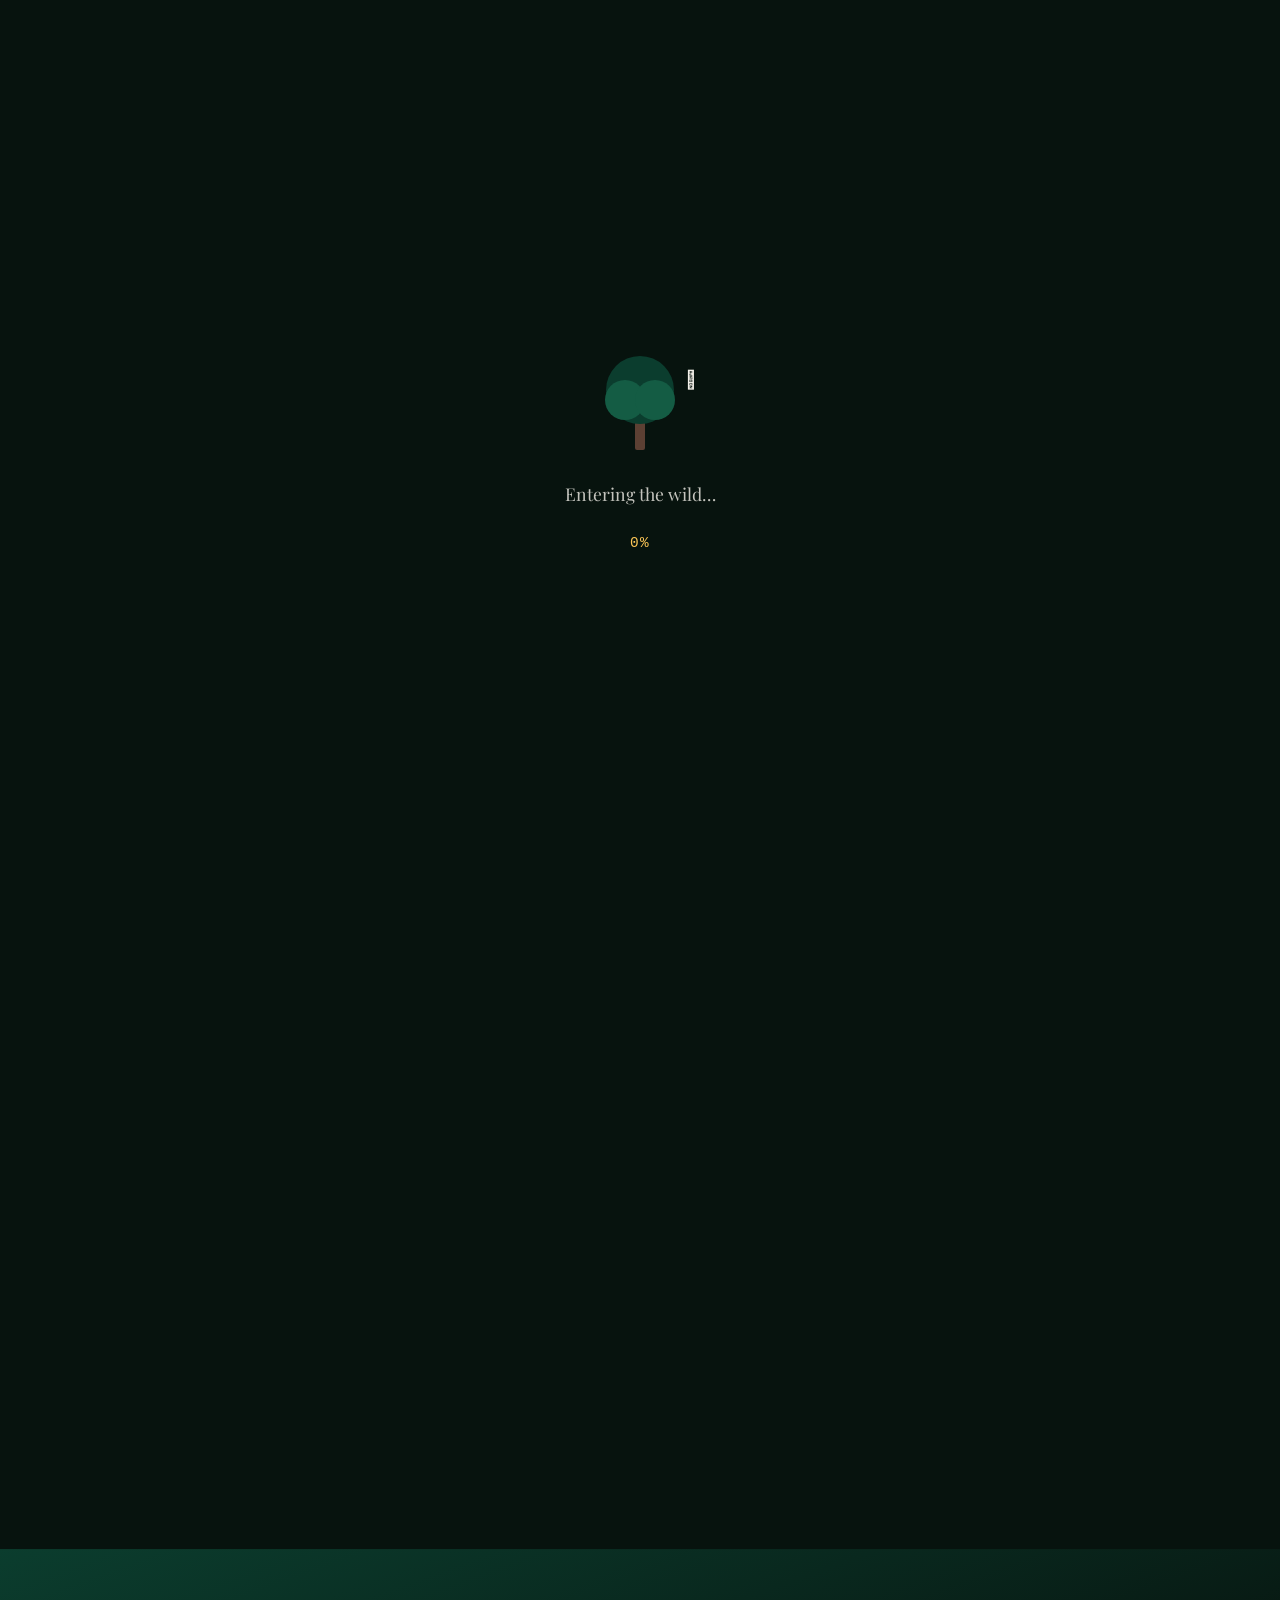
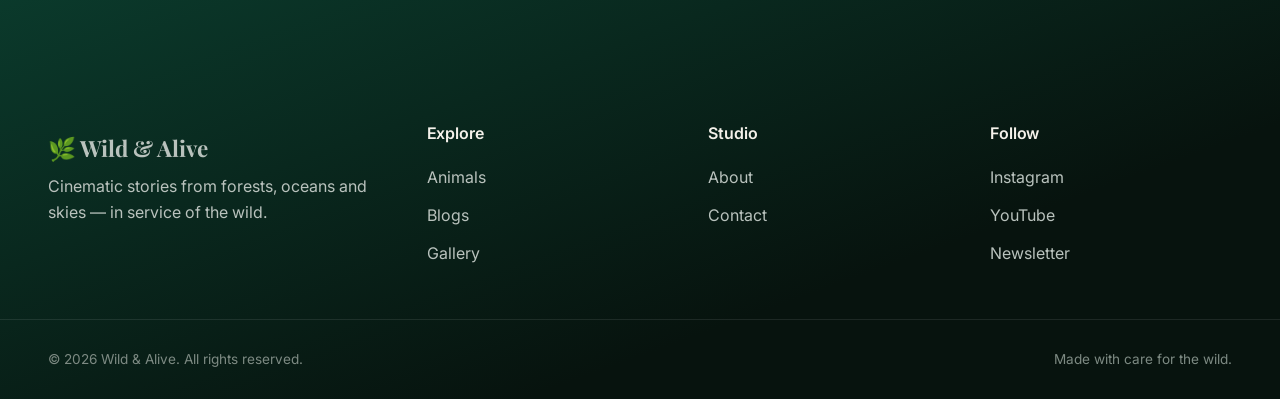
<file: contact.html>
<!DOCTYPE html>
<html lang="en" data-theme="dark">
<head>
<meta charset="UTF-8">
<meta name="viewport" content="width=device-width, initial-scale=1.0">
<title>Contact — Wild &amp; Alive</title>
<meta name="description" content="Get in touch with the Wild & Alive studio — partnership inquiries, story pitches, conservation collaborations and general questions welcome.">
<meta property="og:title" content="Contact — Wild &amp; Alive">
<meta property="og:description" content="Reach the Wild & Alive team — partnerships, pitches and conservation collaborations welcome.">
<meta property="og:type" content="website">
<meta property="og:url" content="https://example.com/contact.html">
<meta property="og:image" content="https://picsum.photos/id/1043/1200/630">
<meta name="twitter:card" content="summary_large_image">
<meta name="twitter:title" content="Contact — Wild &amp; Alive">
<meta name="twitter:description" content="Reach the Wild & Alive team — partnerships, pitches and conservation collaborations welcome.">
<meta name="twitter:image" content="https://picsum.photos/id/1043/1200/630">
<link rel="icon" href="data:image/svg+xml,<svg xmlns=%22http://www.w3.org/2000/svg%22 viewBox=%220 0 100 100%22><text y=%22.9em%22 font-size=%2290%22>🌿</text></svg>">
<link rel="canonical" href="https://example.com/contact.html">
<script type="application/ld+json">
{
  "@context": "https://schema.org",
  "@type": "ContactPage",
  "name": "Contact — Wild & Alive",
  "url": "https://example.com/contact.html",
  "description": "Contact the Wild & Alive studio for partnerships, story pitches and general inquiries.",
  "isPartOf": {
    "@type": "WebSite",
    "name": "Wild & Alive",
    "url": "https://example.com/nature-index.html"
  }
}
</script>
<link rel="preconnect" href="https://fonts.googleapis.com">
<link rel="preconnect" href="https://fonts.gstatic.com" crossorigin>
<link href="https://fonts.googleapis.com/css2?family=Playfair+Display:wght@500;600;700&family=Inter:wght@300;400;500;600;700&display=swap" rel="stylesheet">
<link rel="stylesheet" href="css/base.css">
<link rel="stylesheet" href="css/animations.css">
<link rel="stylesheet" href="css/contact.css">
<noscript><style>[data-reveal]{opacity:1 !important;transform:none !important;filter:none !important;clip-path:none !important;}</style></noscript>
</head>
<body>
<a class="skip-link" href="#main">Skip to content</a>

<!-- ===================== LOADER ===================== -->
<div class="loader" role="status" aria-live="polite">
  <div class="loader-tree" aria-hidden="true">
    <svg viewBox="0 0 90 110">
      <g class="trunk">
        <rect x="40" y="70" width="10" height="35" fill="#5C4033" rx="2"/>
        <g class="loader-canopy">
          <circle cx="45" cy="45" r="34" fill="#0B3D2E"/>
          <circle cx="30" cy="55" r="20" fill="#145c44"/>
          <circle cx="60" cy="55" r="20" fill="#145c44"/>
        </g>
      </g>
    </svg>
    <span class="loader-bird" style="top:20px;">𓅃</span>
  </div>
  <p class="loader-label">Entering the wild…</p>
  <span class="loader-percent">0%</span>
</div>

<div class="noise-overlay" aria-hidden="true"></div>

<!-- ===================== NAV ===================== -->
<header class="site-nav">
  <div class="container nav-inner">
    <a href="nature-index.html" class="brand"><span class="brand-mark">🌿</span> Wild &amp; Alive</a>
    <nav aria-label="Primary">
      <ul class="nav-links" id="nav-links">
        <li><a href="nature-index.html">Home</a></li>
        <li><a href="animals.html">Animals</a></li>
        <li><a href="blogs.html">Blogs</a></li>
        <li><a href="gallery.html">Gallery</a></li>
        <li><a href="about.html">About</a></li>
        <li><a href="contact.html" aria-current="page">Contact</a></li>
      </ul>
    </nav>
    <div class="nav-actions">
      <button class="icon-btn" data-sound-toggle aria-pressed="false" aria-label="Toggle ambient forest sound" title="Ambient sound">🔈</button>
      <button class="icon-btn" data-theme-toggle aria-label="Toggle light/dark theme" title="Toggle theme">🌓</button>
      <button class="nav-toggle" aria-label="Toggle menu" aria-expanded="false" aria-controls="nav-links">&#9776;</button>
    </div>
  </div>
</header>

<main id="main">

  <!-- ===================== PAGE TITLE BAND ===================== -->
  <section class="page-band" data-ambient="firefly:10,leaf:6,star:14">
    <div class="ambient-layer">
      <div class="fog"></div>
      <div class="fog fog-2"></div>
    </div>
    <div class="container page-band-inner">
      <p class="eyebrow" data-reveal="up">Get In Touch</p>
      <h1 data-reveal="mask">Let's Start A Conversation</h1>
      <p class="page-band-sub" data-reveal="up" data-reveal-delay="0.2">
        Story pitches, conservation partnerships, press inquiries or just a hello from a
        fellow wildlife lover — we read every message.
      </p>
    </div>
  </section>

  <!-- ===================== CONTACT FORM + INFO ===================== -->
  <section class="section">
    <div class="container contact-grid">

      <!-- Form -->
      <div class="glass-card contact-form-card" data-reveal="left">
        <h2>Send A Message</h2>
        <form id="contact-form" novalidate>
          <div class="form-field">
            <label for="contact-name">Name</label>
            <input type="text" id="contact-name" name="name" required autocomplete="name" aria-describedby="error-name">
            <span class="field-error" id="error-name" role="alert"></span>
          </div>
          <div class="form-field">
            <label for="contact-email">Email</label>
            <input type="email" id="contact-email" name="email" required autocomplete="email" aria-describedby="error-email">
            <span class="field-error" id="error-email" role="alert"></span>
          </div>
          <div class="form-field">
            <label for="contact-subject">Subject</label>
            <input type="text" id="contact-subject" name="subject" required autocomplete="off" aria-describedby="error-subject">
            <span class="field-error" id="error-subject" role="alert"></span>
          </div>
          <div class="form-field">
            <label for="contact-message">Message</label>
            <textarea id="contact-message" name="message" rows="5" required aria-describedby="error-message"></textarea>
            <span class="field-error" id="error-message" role="alert"></span>
          </div>
          <button class="btn btn-primary magnetic" type="submit">Send Message <span aria-hidden="true">→</span></button>
        </form>
        <p class="form-status" id="contact-status" role="status" aria-live="polite"></p>
      </div>

      <!-- Info + illustrative map -->
      <div class="glass-card contact-info-card" data-reveal="right">
        <h2>Find Us</h2>
        <ul class="contact-details">
          <li><span class="contact-icon" aria-hidden="true">✉️</span> <a href="mailto:hello@wildandalive.earth">hello@wildandalive.earth</a></li>
          <li><span class="contact-icon" aria-hidden="true">📍</span> Cape Town, South Africa</li>
          <li><span class="contact-icon" aria-hidden="true">🌐</span> Field correspondents on five continents</li>
        </ul>
        <div class="social-links">
          <a href="#">Instagram</a>
          <a href="#">YouTube</a>
          <a href="#">Newsletter</a>
        </div>
        <div class="map-illustration" aria-hidden="true">
          <svg viewBox="0 0 980 480" role="img" aria-label="Stylized illustration marking our studio location in Africa">
            <line class="map-grid-line" x1="0" y1="120" x2="980" y2="120"/>
            <line class="map-grid-line" x1="0" y1="240" x2="980" y2="240"/>
            <line class="map-grid-line" x1="0" y1="360" x2="980" y2="360"/>
            <line class="map-grid-line" x1="245" y1="0" x2="245" y2="480"/>
            <line class="map-grid-line" x1="490" y1="0" x2="490" y2="480"/>
            <line class="map-grid-line" x1="735" y1="0" x2="735" y2="480"/>
            <path class="continent-shape" d="M470,150 L560,140 L600,220 L560,320 L500,360 L460,300 L440,220 Z"/>
            <path class="continent-shape" d="M600,80 L820,70 L860,180 L760,220 L660,200 L610,150 Z"/>
            <path class="continent-shape" d="M150,70 L260,90 L280,220 L220,360 L160,400 L120,260 L110,150 Z"/>
            <path class="continent-shape" d="M780,300 L870,290 L890,360 L800,380 Z"/>
            <path class="continent-shape" d="M470,60 L560,50 L580,110 L500,130 L460,100 Z"/>
            <circle class="map-pin-ring" cx="500" cy="290" r="6"/>
            <circle class="map-pin-dot" cx="500" cy="290" r="6"/>
          </svg>
          <p class="map-caption">Studio HQ — Cape Town, South Africa</p>
        </div>
      </div>

    </div>
  </section>

</main>

<!-- ===================== FOOTER ===================== -->
<footer class="site-footer">
  <div class="footer-wave" aria-hidden="true">
    <svg viewBox="0 0 1200 120" preserveAspectRatio="none">
      <path class="wave-path" d="M0,60 C150,110 350,10 600,60 C850,110 1050,10 1200,60 L1200,120 L0,120 Z" fill="#07130E"/>
    </svg>
  </div>
  <div class="container footer-grid">
    <div class="footer-col">
      <a href="nature-index.html" class="brand"><span class="brand-mark">🌿</span> Wild &amp; Alive</a>
      <p>Cinematic stories from forests, oceans and skies — in service of the wild.</p>
    </div>
    <div class="footer-col">
      <h4>Explore</h4>
      <a href="animals.html">Animals</a>
      <a href="blogs.html">Blogs</a>
      <a href="gallery.html">Gallery</a>
    </div>
    <div class="footer-col">
      <h4>Studio</h4>
      <a href="about.html">About</a>
      <a href="contact.html">Contact</a>
    </div>
    <div class="footer-col">
      <h4>Follow</h4>
      <a href="#">Instagram</a>
      <a href="#">YouTube</a>
      <a href="#">Newsletter</a>
    </div>
  </div>
  <div class="container footer-bottom">
    <span>© 2026 Wild &amp; Alive. All rights reserved.</span>
    <span>Made with care for the wild.</span>
  </div>
</footer>

<script type="module" src="js/main.js"></script>
<script type="module" src="js/contact.js"></script>
<script>
  // Theme toggle (kept local to this page, mirrors nature-index.html's inline handler)
  document.querySelector('[data-theme-toggle]')?.addEventListener('click', () => {
    const root = document.documentElement;
    const next = root.getAttribute('data-theme') === 'light' ? 'dark' : 'light';
    root.setAttribute('data-theme', next);
  });
</script>
</body>
</html>
</file>
<file: css/base.css>
/* ==========================================================================
   WILD & ALIVE — Design System
   Base tokens, reset, typography, layout primitives, shared components.
   Reused verbatim across all 7 pages — do not fork these rules per-page.
   ========================================================================== */

:root {
  /* Palette */
  --forest: #0B3D2E;
  --forest-light: #145c44;
  --earth: #5C4033;
  --leaf: #4CAF50;
  --leaf-light: #79d17f;
  --gold: #FFC857;
  --bg: #07130E;
  --bg-elevated: #0d1f17;
  --white: #ffffff;
  --off-white: #f4f1ea;
  --gray: #b9c2bd;
  --gray-dim: #7d8a83;

  /* Glass */
  --glass-bg: rgba(15, 45, 34, 0.35);
  --glass-border: rgba(255, 255, 255, 0.09);
  --glass-blur: 18px;

  /* Gradients */
  --gradient-forest: linear-gradient(160deg, var(--forest) 0%, var(--bg) 70%);
  --gradient-gold: linear-gradient(120deg, var(--gold), var(--leaf-light));
  --gradient-mesh: radial-gradient(circle at 20% 20%, rgba(76,175,80,0.25), transparent 40%),
                   radial-gradient(circle at 80% 30%, rgba(255,200,87,0.12), transparent 45%),
                   radial-gradient(circle at 50% 90%, rgba(11,61,46,0.6), transparent 60%);

  /* Type */
  --font-display: 'Playfair Display', Georgia, serif;
  --font-body: 'Inter', -apple-system, sans-serif;

  /* Motion */
  --ease-out: cubic-bezier(0.16, 1, 0.3, 1);
  --ease-in-out: cubic-bezier(0.65, 0, 0.35, 1);
  --dur-fast: 0.25s;
  --dur-med: 0.6s;
  --dur-slow: 1.2s;

  /* Layout */
  --container: 1320px;
  --radius-sm: 10px;
  --radius: 20px;
  --radius-lg: 32px;
  --nav-h: 88px;
}

[data-theme="light"] {
  --bg: #f4f1ea;
  --bg-elevated: #ffffff;
  --white: #0B3D2E;
  --off-white: #12251c;
  --gray: #3d4a44;
  --gray-dim: #5a655f;
  --glass-bg: rgba(255, 255, 255, 0.55);
  --glass-border: rgba(11, 61, 46, 0.12);
}

*, *::before, *::after { box-sizing: border-box; margin: 0; padding: 0; }

html { scroll-behavior: auto; } /* Lenis drives smooth scroll; native stays instant to avoid double-handling */

body {
  background: var(--bg);
  color: var(--off-white);
  font-family: var(--font-body);
  line-height: 1.65;
  overflow-x: hidden;
  cursor: default;
}

body.has-custom-cursor { cursor: none; }

img { max-width: 100%; display: block; }
a { color: inherit; text-decoration: none; }
button, input, textarea { font-family: inherit; color: inherit; }
ul { list-style: none; }

::selection { background: var(--gold); color: var(--forest); }
::-webkit-scrollbar { width: 10px; }
::-webkit-scrollbar-track { background: var(--bg); }
::-webkit-scrollbar-thumb { background: var(--forest-light); border-radius: 5px; }

h1, h2, h3, h4 { font-family: var(--font-display); font-weight: 600; line-height: 1.15; letter-spacing: -0.01em; }
h1 { font-size: clamp(3rem, 7vw, 7rem); }
h2 { font-size: clamp(2rem, 4.2vw, 3.6rem); }
h3 { font-size: clamp(1.3rem, 2.2vw, 1.8rem); }
p { color: var(--gray); }

.container { max-width: var(--container); margin-inline: auto; padding-inline: clamp(1.25rem, 4vw, 3rem); }
.eyebrow {
  display: inline-flex; align-items: center; gap: 0.6rem;
  font-size: 0.78rem; letter-spacing: 0.22em; text-transform: uppercase;
  color: var(--gold); font-weight: 600; margin-bottom: 1rem;
}
.eyebrow::before { content: ''; width: 28px; height: 1px; background: var(--gold); display: inline-block; }

/* Skip link */
.skip-link {
  position: absolute; left: 1rem; top: -60px; z-index: 999;
  background: var(--gold); color: var(--forest); padding: 0.75rem 1.25rem;
  border-radius: var(--radius-sm); font-weight: 600; transition: top var(--dur-fast);
}
.skip-link:focus { top: 1rem; }

:focus-visible { outline: 2px solid var(--gold); outline-offset: 3px; }

/* ---------- Custom cursor ---------- */
.cursor-dot, .cursor-ring {
  position: fixed; top: 0; left: 0; pointer-events: none; z-index: 9999;
  transform: translate(-50%, -50%); will-change: transform;
}
.cursor-dot { width: 8px; height: 8px; border-radius: 50%; background: var(--gold); }
.cursor-ring {
  width: 40px; height: 40px; border-radius: 50%; border: 1px solid rgba(255,200,87,0.6);
  transition: width var(--dur-fast) var(--ease-out), height var(--dur-fast) var(--ease-out), border-color var(--dur-fast);
}
body.cursor-hover .cursor-ring { width: 70px; height: 70px; border-color: var(--leaf-light); }
.cursor-leaf {
  position: fixed; top: 0; left: 0; z-index: 9998; pointer-events: none; font-size: 14px;
  opacity: 0; will-change: transform, opacity;
}

@media (hover: none), (pointer: coarse) {
  .cursor-dot, .cursor-ring, .cursor-leaf { display: none; }
}

/* ---------- Loader ---------- */
.loader {
  position: fixed; inset: 0; z-index: 10000; background: var(--bg);
  display: flex; flex-direction: column; align-items: center; justify-content: center; gap: 1.5rem;
  transition: opacity 0.8s var(--ease-out), visibility 0.8s;
}
.loader[data-done="true"] { opacity: 0; visibility: hidden; pointer-events: none; }
.loader-tree { width: 90px; height: 110px; position: relative; }
.loader-tree svg { width: 100%; height: 100%; }
.loader-tree .trunk { transform-origin: bottom center; animation: sway 4s ease-in-out infinite; }
.loader-canopy { transform-origin: center bottom; transform: scale(0); animation: growTree 2.2s var(--ease-out) forwards 0.2s; }
.loader-percent { font-family: var(--font-mono, monospace); color: var(--gold); letter-spacing: 0.1em; font-size: 0.9rem; }
.loader-label { font-family: var(--font-display); font-size: 1.1rem; color: var(--off-white); opacity: 0.8; }
.loader-bird { position: absolute; font-size: 18px; animation: loaderBird 2.4s ease-in-out infinite; }

/* ---------- Nav ---------- */
.site-nav {
  position: fixed; top: 0; left: 0; right: 0; z-index: 500; height: var(--nav-h);
  display: flex; align-items: center;
  background: linear-gradient(to bottom, rgba(7,19,14,0.85), transparent);
  transition: background var(--dur-fast), backdrop-filter var(--dur-fast), box-shadow var(--dur-fast);
}
.site-nav.scrolled {
  background: var(--glass-bg); backdrop-filter: blur(var(--glass-blur)); -webkit-backdrop-filter: blur(var(--glass-blur));
  box-shadow: 0 8px 30px rgba(0,0,0,0.25); border-bottom: 1px solid var(--glass-border);
}
.nav-inner { width: 100%; display: flex; align-items: center; justify-content: space-between; }
.brand { font-family: var(--font-display); font-size: 1.4rem; font-weight: 700; display: flex; align-items: center; gap: 0.5rem; }
.brand .brand-mark { color: var(--gold); }
.nav-links { display: flex; gap: 2.2rem; }
.nav-links a {
  position: relative; font-size: 0.95rem; font-weight: 500; letter-spacing: 0.01em;
  padding-block: 0.3rem;
}
.nav-links a::after {
  content: ''; position: absolute; left: 0; bottom: 0; height: 1px; width: 0; background: var(--gold);
  transition: width var(--dur-fast) var(--ease-out);
}
.nav-links a:hover::after, .nav-links a[aria-current="page"]::after { width: 100%; }
.nav-actions { display: flex; align-items: center; gap: 1rem; }
.nav-toggle { display: none; background: none; border: 0; color: var(--off-white); font-size: 1.4rem; cursor: pointer; }

.icon-btn {
  width: 42px; height: 42px; border-radius: 50%; display: grid; place-items: center;
  background: var(--glass-bg); border: 1px solid var(--glass-border); cursor: pointer;
  color: var(--off-white); transition: transform var(--dur-fast) var(--ease-out), border-color var(--dur-fast);
}
.icon-btn:hover { transform: translateY(-2px); border-color: var(--gold); }

@media (max-width: 900px) {
  .nav-links { position: fixed; inset: 0; top: var(--nav-h); flex-direction: column; padding: 2.5rem;
    background: var(--bg); transform: translateX(100%); transition: transform var(--dur-med) var(--ease-in-out); }
  .nav-links.open { transform: translateX(0); }
  .nav-toggle { display: block; }
}

/* ---------- Buttons ---------- */
.btn {
  position: relative; display: inline-flex; align-items: center; gap: 0.6rem;
  padding: 1rem 2.1rem; border-radius: 999px; font-weight: 600; font-size: 0.95rem;
  border: 1px solid transparent; cursor: pointer; overflow: hidden; isolation: isolate;
}
.btn-primary { background: var(--gradient-gold); color: var(--forest); }
.btn-ghost { background: var(--glass-bg); border-color: var(--glass-border); color: var(--off-white); backdrop-filter: blur(var(--glass-blur)); }
.btn .ripple {
  position: absolute; border-radius: 50%; background: rgba(255,255,255,0.5);
  transform: scale(0); animation: rippleOut 0.7s var(--ease-out); pointer-events: none;
}
.btn.magnetic { transition: transform 0.2s var(--ease-out); }

/* ---------- Glass cards ---------- */
.glass-card {
  background: var(--glass-bg); border: 1px solid var(--glass-border);
  backdrop-filter: blur(var(--glass-blur)); -webkit-backdrop-filter: blur(var(--glass-blur));
  border-radius: var(--radius); position: relative; overflow: hidden;
  transition: transform var(--dur-med) var(--ease-out), box-shadow var(--dur-med) var(--ease-out), border-color var(--dur-med);
}
.glass-card::before {
  content: ''; position: absolute; inset: 0; border-radius: inherit; padding: 1px;
  background: linear-gradient(140deg, rgba(255,200,87,0.35), transparent 40%);
  -webkit-mask: linear-gradient(#000 0 0) content-box, linear-gradient(#000 0 0);
  -webkit-mask-composite: xor; mask-composite: exclude; opacity: 0; transition: opacity var(--dur-med);
}
.glass-card:hover { transform: translateY(-8px); box-shadow: 0 20px 50px rgba(0,0,0,0.35); }
.glass-card:hover::before { opacity: 1; }

/* ---------- Section scaffolding ---------- */
.section { position: relative; padding-block: clamp(5rem, 10vw, 9rem); }
.section-head { max-width: 640px; margin-bottom: 3.5rem; }
.section-head.center { margin-inline: auto; text-align: center; }

/* ---------- Card grid ---------- */
.card-grid { display: grid; gap: 1.75rem; grid-template-columns: repeat(auto-fit, minmax(280px, 1fr)); }

/* ---------- Footer ---------- */
.site-footer { position: relative; padding-top: 8rem; background: var(--gradient-forest); overflow: hidden; }
.footer-wave { position: absolute; top: 0; left: 0; width: 100%; line-height: 0; transform: translateY(-99%); }
.footer-wave svg { width: 100%; height: 120px; display: block; }
.footer-grid { display: grid; grid-template-columns: 1.4fr repeat(3, 1fr); gap: 2.5rem; padding-block: 3rem; }
.footer-bottom { border-top: 1px solid var(--glass-border); padding-block: 1.75rem; display: flex; justify-content: space-between; flex-wrap: wrap; gap: 1rem; font-size: 0.85rem; color: var(--gray-dim); }
.footer-col h4 { font-size: 1rem; margin-bottom: 1rem; font-family: var(--font-body); font-weight: 600; }
.footer-col a { color: var(--gray); display: block; padding-block: 0.35rem; transition: color var(--dur-fast), padding-left var(--dur-fast); }
.footer-col a:hover { color: var(--gold); padding-left: 4px; }
@media (max-width: 800px) { .footer-grid { grid-template-columns: 1fr 1fr; } }

/* ---------- Reveal utility (driven by ScrollTrigger via JS) ---------- */
[data-reveal] { opacity: 0; }
.no-js [data-reveal] { opacity: 1; } /* progressive enhancement fallback */

@media (prefers-reduced-motion: reduce) {
  [data-reveal] { opacity: 1 !important; transform: none !important; }
  .loader-tree, .loader-bird { animation: none !important; }
}

/* ==========================================================================
   Shared page components — used across index/blogs/blog/animals/gallery
   ========================================================================== */

.sr-only {
  position: absolute; width: 1px; height: 1px; padding: 0; margin: -1px;
  overflow: hidden; clip: rect(0,0,0,0); white-space: nowrap; border: 0;
}

/* ---------- Hero (index + inner-page mini-heroes) ---------- */
.hero {
  position: relative; min-height: 100vh; display: flex; align-items: center;
  padding-top: var(--nav-h); overflow: hidden; background: var(--gradient-forest);
}
.hero-inner { position: relative; z-index: 2; max-width: 900px; }
#hero-canvas { position: absolute; inset: 0; z-index: 1; width: 100%; height: 100%; }
.hero-title .line { display: block; overflow: hidden; }
.hero-title .accent { background: var(--gradient-gold); -webkit-background-clip: text; background-clip: text; color: transparent; }
.hero-sub { max-width: 560px; font-size: 1.1rem; margin-block: 1.5rem 2rem; }
.hero-actions { display: flex; gap: 1rem; flex-wrap: wrap; }
.scroll-cue {
  position: absolute; bottom: 2.5rem; left: 50%; transform: translateX(-50%); z-index: 2;
  display: flex; flex-direction: column; align-items: center; gap: 0.5rem;
  font-size: 0.75rem; letter-spacing: 0.15em; text-transform: uppercase; color: var(--gray);
}
.scroll-cue span { width: 1px; height: 34px; background: linear-gradient(var(--gold), transparent); animation: scrollCue 2s ease-in-out infinite; }
@keyframes scrollCue { 0% { transform: scaleY(0); transform-origin: top; } 50% { transform: scaleY(1); transform-origin: top; } 51% { transform-origin: bottom; } 100% { transform: scaleY(0); transform-origin: bottom; } }

.section-alt { background: var(--bg-elevated); }
.section-cta { margin-top: 2.5rem; display: flex; justify-content: center; }

/* ---------- Cards: media / tag / meta ---------- */
.card-media { aspect-ratio: 4/3; overflow: hidden; border-radius: var(--radius) var(--radius) 0 0; }
.card-media img { width: 100%; height: 100%; object-fit: cover; transition: transform 0.7s var(--ease-out); }
.glass-card:hover .card-media img { transform: scale(1.08); }
.card-body { padding: 1.5rem; }
.tag {
  display: inline-block; font-size: 0.72rem; letter-spacing: 0.06em; text-transform: uppercase;
  color: var(--gold); background: rgba(255,200,87,0.1); padding: 0.3rem 0.7rem; border-radius: 999px; margin-bottom: 0.75rem;
}
.meta-row { display: flex; gap: 0.5rem; font-size: 0.85rem; color: var(--gray-dim); margin-top: 0.75rem; }
.blog-card h3 a:hover, .animal-card h3:hover { color: var(--gold); }

/* ---------- Category tiles ---------- */
.category-grid { display: grid; gap: 1.25rem; grid-template-columns: repeat(auto-fit, minmax(150px, 1fr)); }
.category-tile {
  display: flex; flex-direction: column; align-items: center; gap: 0.75rem;
  padding: 2rem 1rem; border-radius: var(--radius); background: var(--glass-bg); border: 1px solid var(--glass-border);
  text-align: center; font-weight: 600; transition: transform var(--dur-fast) var(--ease-out), border-color var(--dur-fast);
}
.category-tile:hover { transform: translateY(-6px); border-color: var(--gold); }
.cat-icon { font-size: 2.2rem; }

/* ---------- Masonry ---------- */
.masonry { columns: 4 220px; column-gap: 1.25rem; }
.masonry img { width: 100%; margin-bottom: 1.25rem; border-radius: var(--radius); break-inside: avoid; cursor: pointer; transition: transform var(--dur-med) var(--ease-out), filter var(--dur-med); }
.masonry img:hover { transform: scale(1.03); filter: brightness(1.08); }

/* ---------- World map ---------- */
.map-wrap { display: grid; grid-template-columns: 1.5fr 1fr; gap: 2rem; padding: 2.5rem; align-items: center; }
.world-map { width: 100%; height: auto; }
.continent path { fill: var(--forest-light); stroke: var(--bg); stroke-width: 2; cursor: pointer; transition: fill var(--dur-fast); }
.continent:hover path, .continent:focus path { fill: var(--leaf); }
.continent.active path { fill: var(--gold); }
.map-panel { padding: 1.5rem; border-left: 1px solid var(--glass-border); }
.map-hint { color: var(--gray-dim); }
@media (max-width: 800px) { .map-wrap { grid-template-columns: 1fr; } .map-panel { border-left: 0; border-top: 1px solid var(--glass-border); } }

/* ---------- Species of the week ---------- */
.species-of-week { display: grid; grid-template-columns: 1fr 1fr; gap: 0; overflow: hidden; }
.sow-media { aspect-ratio: 4/3; }
.sow-media img { width: 100%; height: 100%; object-fit: cover; }
.sow-body { padding: 3rem; display: flex; flex-direction: column; gap: 1rem; }
.sow-stats { display: flex; gap: 1.5rem; flex-wrap: wrap; margin-block: 0.5rem 1rem; }
.sow-stats strong { display: block; color: var(--gold); font-size: 0.8rem; text-transform: uppercase; letter-spacing: 0.05em; }
@media (max-width: 800px) { .species-of-week { grid-template-columns: 1fr; } }

/* ---------- Timeline ---------- */
.timeline { display: flex; flex-direction: column; gap: 1.5rem; }
.timeline-item { padding: 2rem; display: flex; flex-direction: column; gap: 0.75rem; }
.progress-label { font-size: 0.85rem; color: var(--gray-dim); }

/* ---------- Newsletter ---------- */
.newsletter { text-align: center; }
.newsletter-inner { max-width: 640px; }
.newsletter-form { display: flex; gap: 0.75rem; margin-top: 1.5rem; flex-wrap: wrap; justify-content: center; }
.newsletter-form input {
  flex: 1; min-width: 240px; padding: 1rem 1.4rem; border-radius: 999px; border: 1px solid var(--glass-border);
  background: var(--glass-bg); backdrop-filter: blur(var(--glass-blur)); color: var(--off-white);
}
.newsletter-form input::placeholder { color: var(--gray-dim); }
.form-status { margin-top: 1rem; color: var(--gold); min-height: 1.2em; }

/* ---------- Generic form (contact page) ---------- */
.form-field { display: flex; flex-direction: column; gap: 0.5rem; margin-bottom: 1.25rem; }
.form-field label { font-size: 0.85rem; font-weight: 600; }
.form-field input, .form-field textarea {
  padding: 0.9rem 1.1rem; border-radius: var(--radius-sm); border: 1px solid var(--glass-border);
  background: var(--glass-bg); color: var(--off-white);
}

/* ---------- Search + filter chips (blogs/animals/gallery) ---------- */
.search-bar { position: relative; max-width: 480px; margin-inline: auto; }
.search-bar input {
  width: 100%; padding: 1rem 1.4rem 1rem 3rem; border-radius: 999px; border: 1px solid var(--glass-border);
  background: var(--glass-bg); backdrop-filter: blur(var(--glass-blur)); color: var(--off-white);
}
.search-bar::before { content: '🔍'; position: absolute; left: 1.1rem; top: 50%; transform: translateY(-50%); opacity: 0.7; }
.filter-chips { display: flex; flex-wrap: wrap; gap: 0.75rem; justify-content: center; margin-top: 1.5rem; }
.chip {
  padding: 0.55rem 1.2rem; border-radius: 999px; border: 1px solid var(--glass-border); background: var(--glass-bg);
  font-size: 0.85rem; font-weight: 600; cursor: pointer; transition: all var(--dur-fast) var(--ease-out);
}
.chip.active, .chip:hover { background: var(--gradient-gold); color: var(--forest); border-color: transparent; }

@media (max-width: 900px) {
  .masonry { columns: 2 200px; }
}
@media (max-width: 560px) {
  .masonry { columns: 1; }
}
</file>
<file: css/animations.css>
/* ==========================================================================
   WILD & ALIVE — Motion library
   Keyframes + reusable ambient-effect layers (fog, fireflies, leaves, stars).
   Respect prefers-reduced-motion at the bottom.
   ========================================================================== */

/* ---------- Loader ---------- */
@keyframes growTree { to { transform: scale(1); } }
@keyframes sway { 0%, 100% { transform: rotate(-1.5deg); } 50% { transform: rotate(1.5deg); } }
@keyframes loaderBird {
  0% { transform: translate(-40px, 20px); opacity: 0; }
  20% { opacity: 1; }
  100% { transform: translate(140px, -60px); opacity: 0; }
}

/* ---------- Buttons ---------- */
@keyframes rippleOut { to { transform: scale(6); opacity: 0; } }

/* ---------- Ambient background layers ---------- */
.ambient-layer { position: absolute; inset: 0; overflow: hidden; pointer-events: none; z-index: 0; }

.fog { position: absolute; width: 160%; height: 60%; left: -30%; opacity: 0.35; filter: blur(40px);
  background: radial-gradient(ellipse at center, rgba(180,200,190,0.5), transparent 70%);
  animation: fogDrift 26s linear infinite;
}
.fog.fog-2 { top: 20%; animation-duration: 34s; animation-direction: reverse; opacity: 0.22; }
.fog.fog-3 { top: 55%; animation-duration: 40s; opacity: 0.18; }
@keyframes fogDrift {
  0% { transform: translateX(-5%) translateY(0); }
  50% { transform: translateX(5%) translateY(-2%); }
  100% { transform: translateX(-5%) translateY(0); }
}

.leaf { position: absolute; top: -5%; font-size: 1.4rem; opacity: 0.85; animation: leafFall linear infinite; will-change: transform; }
@keyframes leafFall {
  0% { transform: translate(0, 0) rotate(0deg); opacity: 0; }
  8% { opacity: 0.9; }
  92% { opacity: 0.7; }
  100% { transform: translate(var(--drift, 60px), 115vh) rotate(340deg); opacity: 0; }
}

.firefly { position: absolute; width: 5px; height: 5px; border-radius: 50%; background: var(--gold);
  box-shadow: 0 0 8px 3px rgba(255,200,87,0.7); animation: fireflyFloat 9s ease-in-out infinite, fireflyBlink 3s ease-in-out infinite; }
@keyframes fireflyFloat {
  0%, 100% { transform: translate(0,0); }
  25% { transform: translate(30px, -40px); }
  50% { transform: translate(-20px, -70px); }
  75% { transform: translate(-40px, -20px); }
}
@keyframes fireflyBlink { 0%, 100% { opacity: 0.2; } 50% { opacity: 1; } }

.bird { position: absolute; font-size: 1.1rem; opacity: 0.8; animation: birdFly linear infinite; }
@keyframes birdFly {
  0% { transform: translate(-10vw, 0) scale(0.8); }
  100% { transform: translate(110vw, -6vh) scale(1.1); }
}

.star { position: absolute; width: 2px; height: 2px; background: #fff; border-radius: 50%; animation: starTwinkle 4s ease-in-out infinite; }
@keyframes starTwinkle { 0%, 100% { opacity: 0.15; } 50% { opacity: 0.9; } }

.noise-overlay {
  position: fixed; inset: 0; z-index: 2; pointer-events: none; opacity: 0.035; mix-blend-mode: overlay;
  background-image: url("data:image/svg+xml,%3Csvg xmlns='http://www.w3.org/2000/svg' width='120' height='120'%3E%3Cfilter id='n'%3E%3CfeTurbulence type='fractalNoise' baseFrequency='0.9' numOctaves='2' stitchTiles='stitch'/%3E%3C/filter%3E%3Crect width='100%25' height='100%25' filter='url(%23n)'/%3E%3C/svg%3E");
}

/* ---------- Gradient movement (animated brand backdrops) ---------- */
.gradient-anim {
  background: var(--gradient-mesh), var(--gradient-forest);
  background-size: 200% 200%, 100% 100%;
  animation: gradientShift 18s ease-in-out infinite;
}
@keyframes gradientShift {
  0%, 100% { background-position: 0% 0%, 0 0; }
  50% { background-position: 100% 60%, 0 0; }
}

/* ---------- Wave (footer) ---------- */
.wave-path { animation: waveMove 10s linear infinite; }
@keyframes waveMove {
  0% { transform: translateX(0); }
  100% { transform: translateX(-50%); }
}

/* ---------- Flip cards (Nature Facts) ---------- */
.flip-card { perspective: 1400px; height: 260px; }
.flip-inner {
  position: relative; width: 100%; height: 100%; transition: transform 0.8s var(--ease-in-out);
  transform-style: preserve-3d;
}
.flip-card:hover .flip-inner, .flip-card:focus-within .flip-inner, .flip-card.is-flipped .flip-inner { transform: rotateY(180deg); }
.flip-face { position: absolute; inset: 0; backface-visibility: hidden; border-radius: var(--radius); padding: 2rem;
  display: flex; flex-direction: column; justify-content: center; }
.flip-back { transform: rotateY(180deg); }

/* ---------- Progress / timeline ---------- */
.progress-track { width: 100%; height: 6px; border-radius: 999px; background: rgba(255,255,255,0.1); overflow: hidden; }
.progress-fill { height: 100%; border-radius: inherit; background: var(--gradient-gold); width: 0; transition: width 1.4s var(--ease-out); }

/* ---------- Section reveal transforms (paired with GSAP in JS) ---------- */
.reveal-up { transform: translateY(60px); }
.reveal-scale { transform: scale(0.92); }
.reveal-mask { clip-path: inset(0 0 100% 0); }

@media (prefers-reduced-motion: reduce) {
  .fog, .leaf, .firefly, .bird, .star, .gradient-anim, .wave-path,
  .loader-tree .trunk, .loader-canopy, .loader-bird {
    animation: none !important;
  }
  .flip-inner { transition: none; }
}
</file>
<file: css/contact.css>
/* ==========================================================================
   WILD & ALIVE — Contact page
   Extends base.css / animations.css. Only used by contact.html.
   Link order: base.css, animations.css, contact.css.
   ========================================================================== */

/* ---------- Page-title band (mirrors about.html's page-band) ---------- */
.page-band {
  position: relative; min-height: 50vh; display: flex; align-items: center;
  padding-top: var(--nav-h); overflow: hidden; background: var(--gradient-forest);
}
.page-band-inner { position: relative; z-index: 2; max-width: 820px; }
.page-band-sub { max-width: 560px; font-size: 1.1rem; margin-top: 1.25rem; }

/* ---------- Two-column layout ---------- */
.contact-grid {
  display: grid; grid-template-columns: 1.15fr 0.85fr; gap: clamp(1.5rem, 4vw, 2.5rem); align-items: start;
}
.contact-form-card, .contact-info-card { padding: clamp(1.75rem, 4vw, 2.75rem); }
.contact-form-card h2, .contact-info-card h2 { margin-bottom: 1.5rem; }
@media (max-width: 800px) { .contact-grid { grid-template-columns: 1fr; } }

/* ---------- Form ---------- */
#contact-form .form-field textarea { min-height: 140px; resize: vertical; }
#contact-form .form-field input:focus-visible,
#contact-form .form-field textarea:focus-visible {
  outline: 2px solid var(--gold); outline-offset: 2px;
}
.form-field input[aria-invalid="true"],
.form-field textarea[aria-invalid="true"] {
  border-color: #ff6b6b;
}
.field-error {
  display: block; min-height: 1.1em; font-size: 0.8rem; color: #ff8a80;
}
.form-status.is-error { color: #ff8a80; }
#contact-form .btn { margin-top: 0.5rem; }

/* ---------- Contact info ---------- */
.contact-details { display: flex; flex-direction: column; gap: 1rem; margin-block: 1.5rem 2rem; }
.contact-details li { display: flex; align-items: center; gap: 0.85rem; }
.contact-details a:hover { color: var(--gold); }
.contact-icon { font-size: 1.2rem; flex-shrink: 0; }
.social-links { display: flex; flex-wrap: wrap; gap: 0.75rem; margin-bottom: 2rem; }
.social-links a {
  padding: 0.5rem 1.1rem; border-radius: 999px; background: var(--glass-bg); border: 1px solid var(--glass-border);
  font-size: 0.85rem; font-weight: 600; transition: border-color var(--dur-fast), color var(--dur-fast);
}
.social-links a:hover { border-color: var(--gold); color: var(--gold); }

/* ---------- Decorative "map" illustration ---------- */
.map-illustration {
  border-radius: var(--radius); overflow: hidden; padding: 1.5rem;
  background: var(--gradient-mesh), var(--bg-elevated);
  border: 1px solid var(--glass-border);
}
.map-illustration svg { width: 100%; height: auto; display: block; }
.map-illustration .continent-shape { fill: var(--forest-light); opacity: 0.85; }
.map-illustration .map-grid-line { stroke: var(--glass-border); stroke-width: 1; }
.map-pin-ring {
  fill: none; stroke: var(--gold); stroke-width: 2; opacity: 0.6;
  transform-origin: center; transform-box: fill-box;
  animation: mapPinPulse 2.4s ease-out infinite;
}
.map-pin-dot { fill: var(--gold); }
.map-caption { margin-top: 0.75rem; font-size: 0.85rem; color: var(--gray-dim); text-align: center; }

@keyframes mapPinPulse {
  0% { transform: scale(0.6); opacity: 0.7; }
  100% { transform: scale(2.4); opacity: 0; }
}

@media (prefers-reduced-motion: reduce) {
  .map-pin-ring { animation: none !important; opacity: 0.3; }
}
</file>
